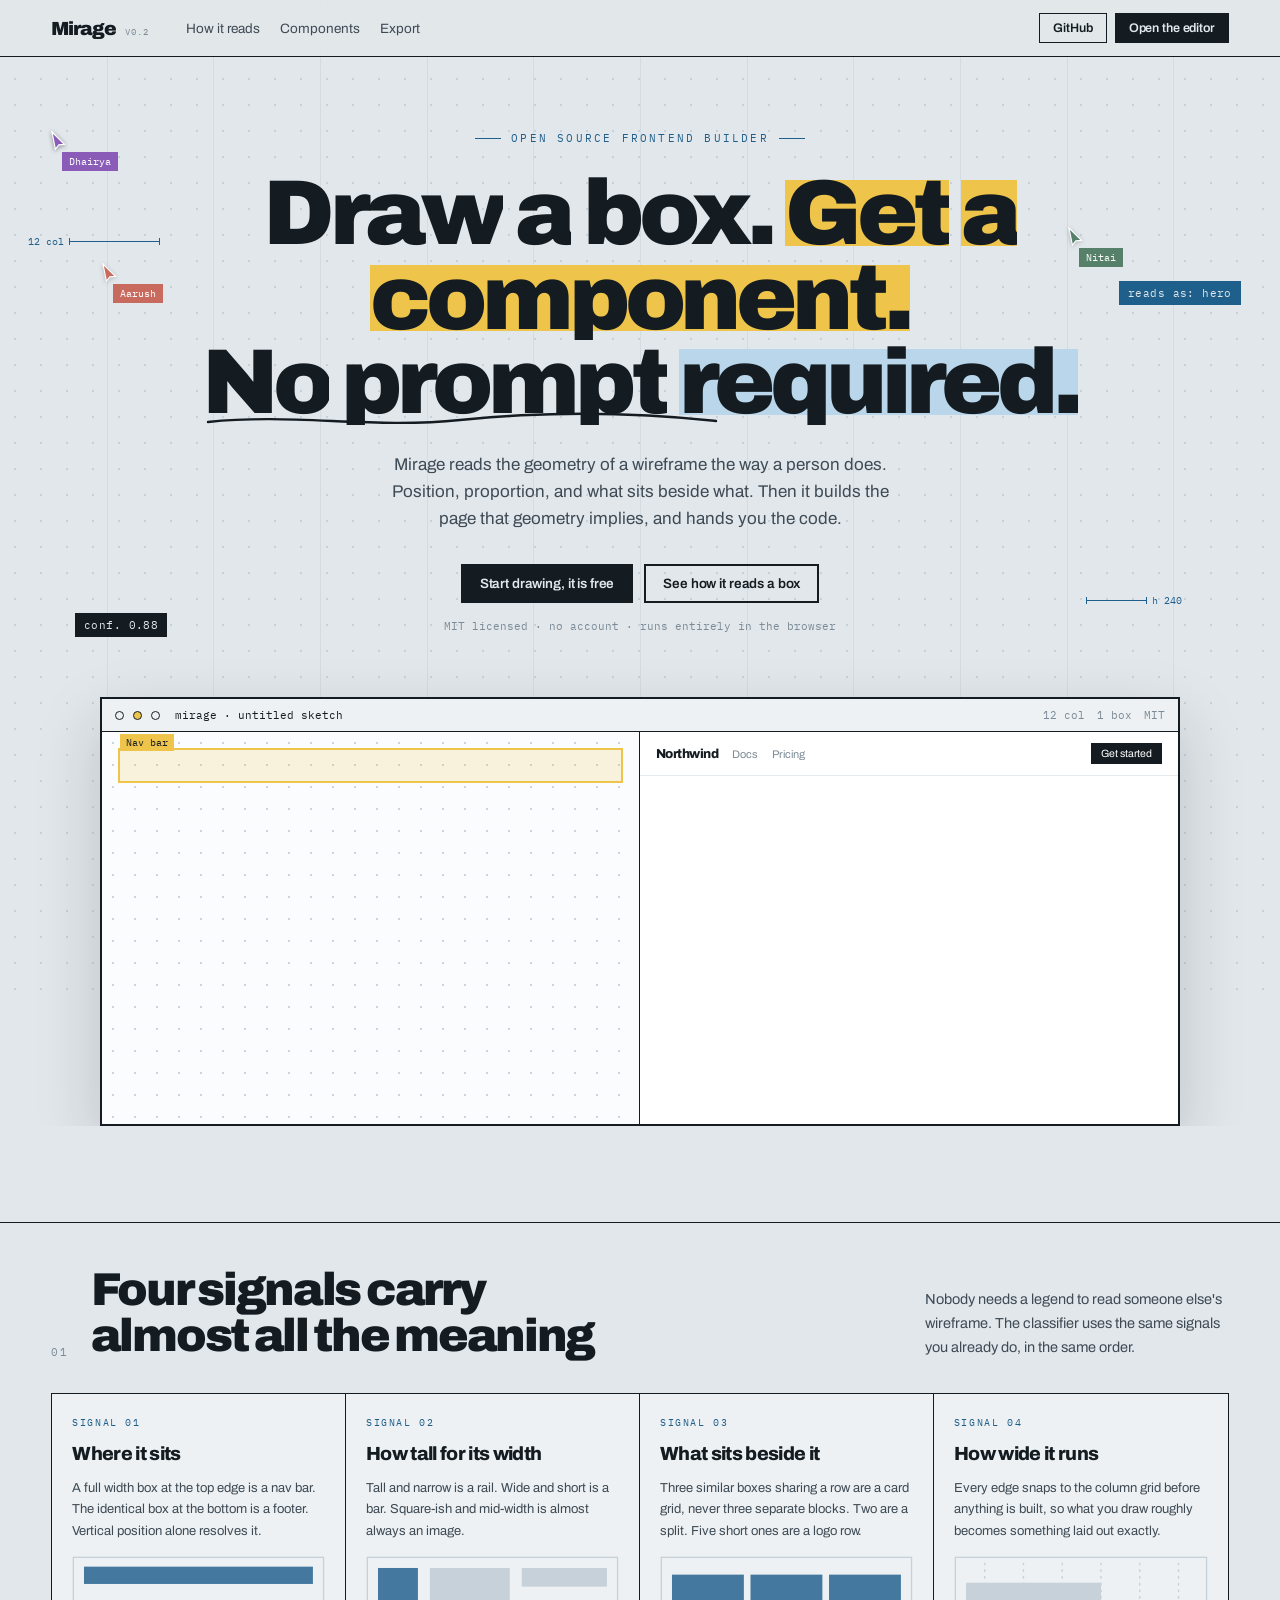
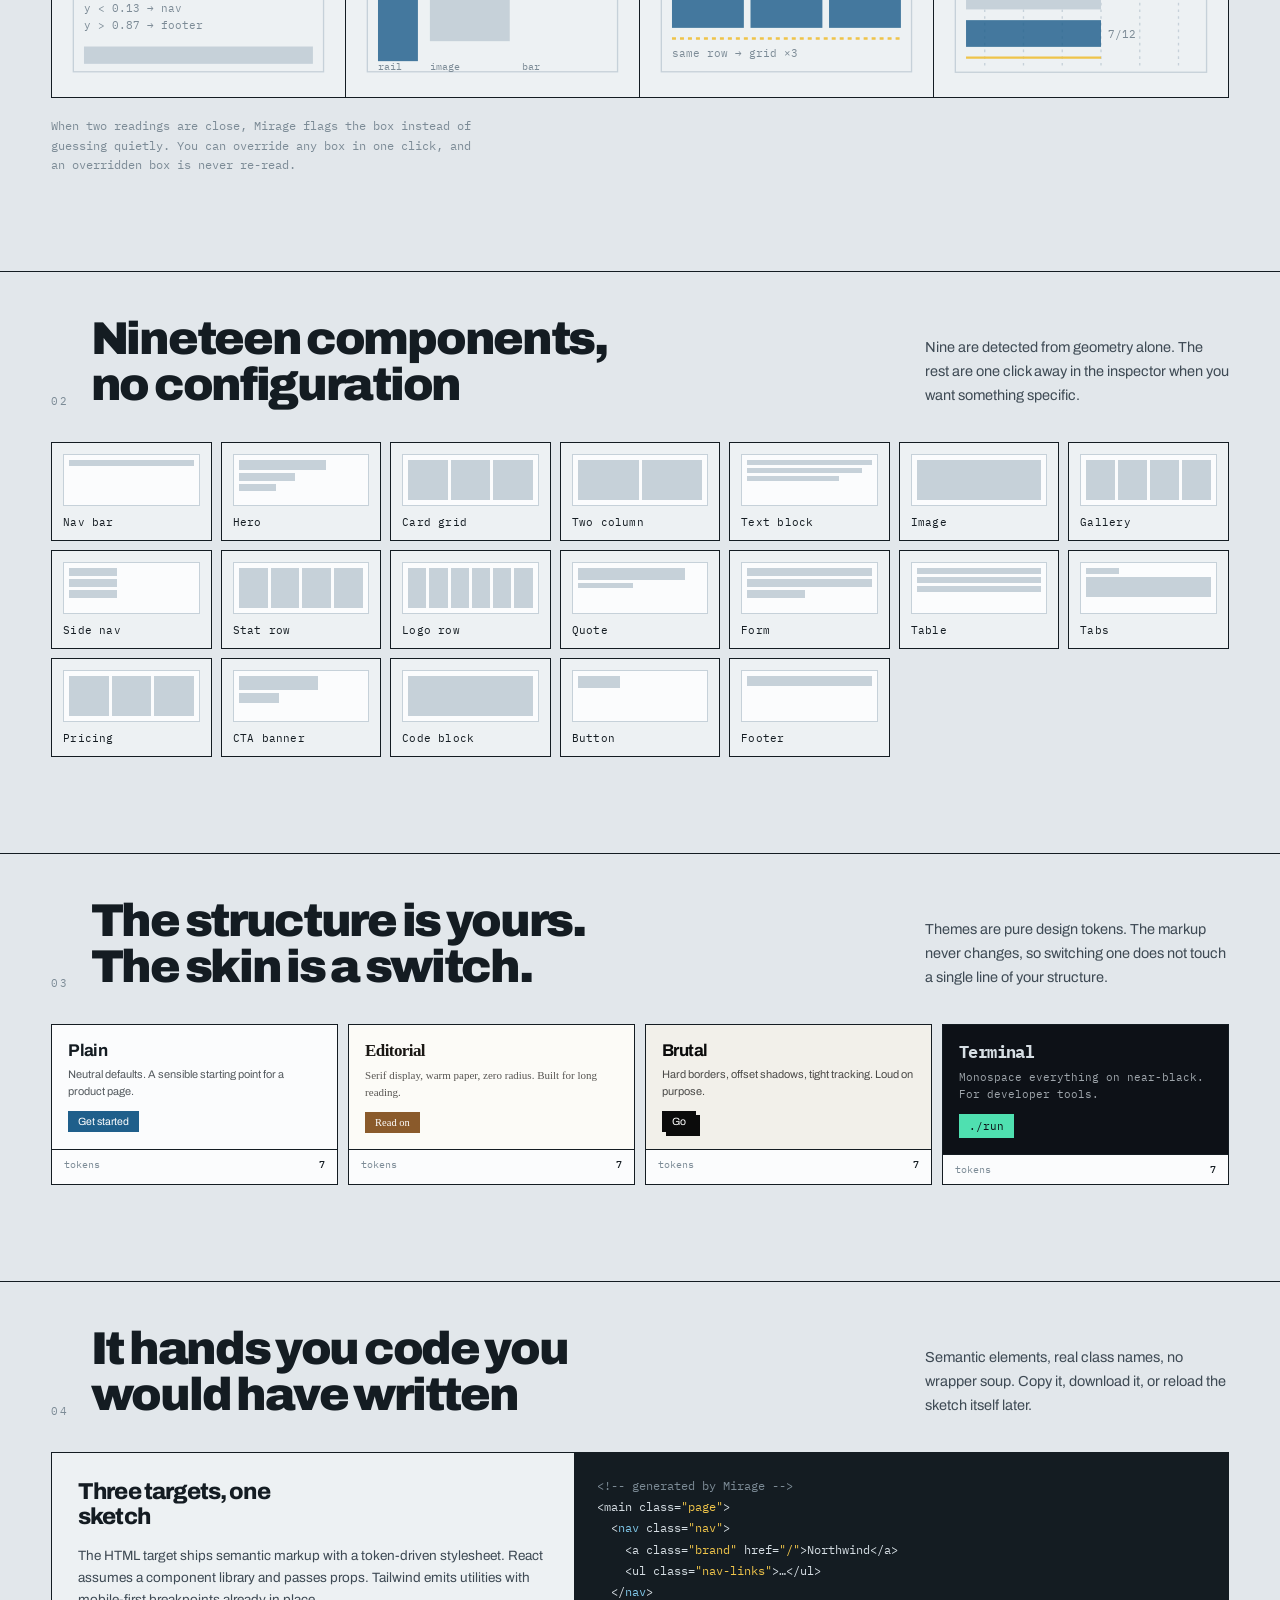
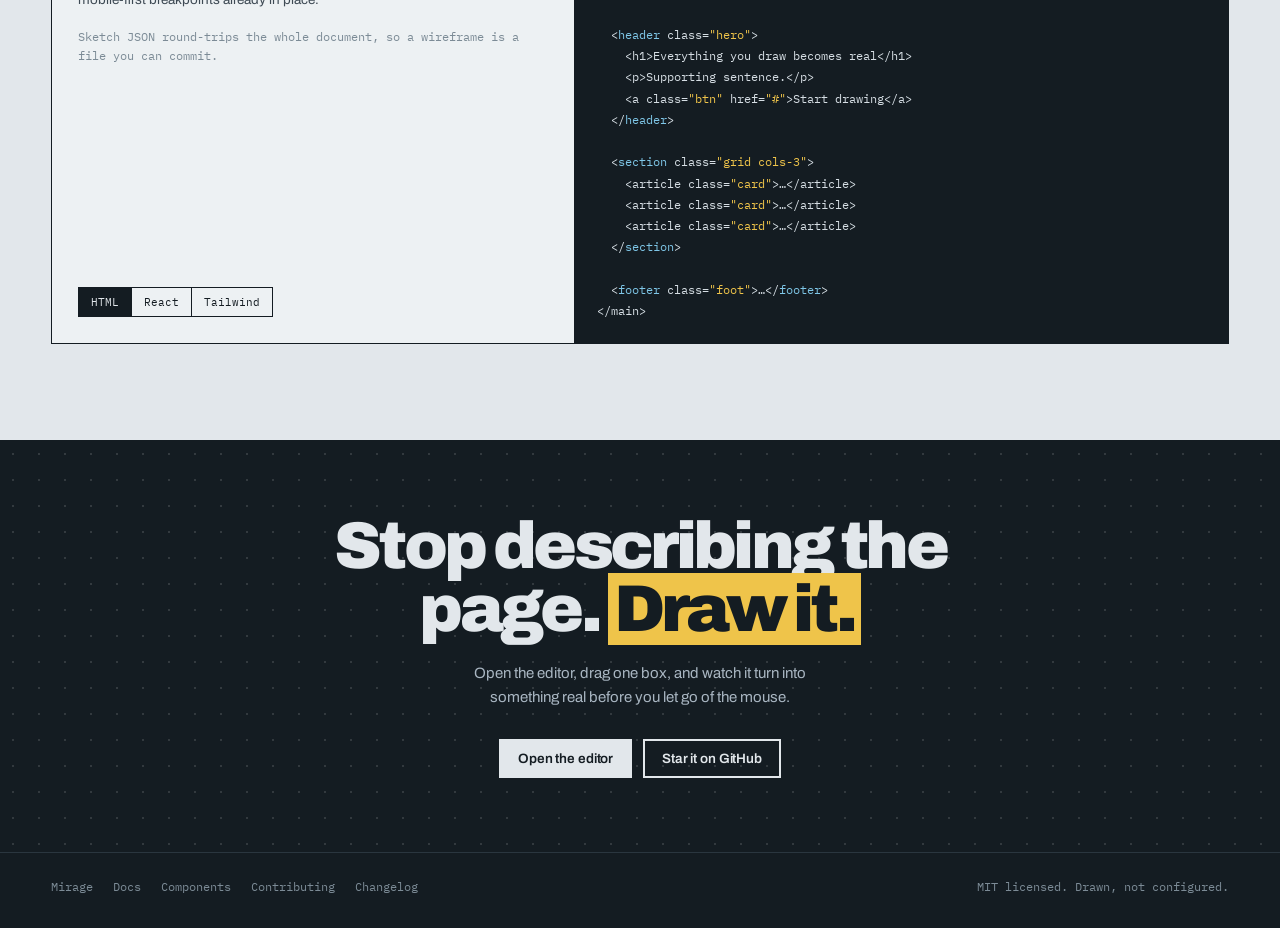
<file: index.html>
<!DOCTYPE html>
<html lang="en">
<head>
<meta charset="utf-8">
<meta name="viewport" content="width=device-width, initial-scale=1">
<title>Mirage — draw the page, get the code</title>
<meta name="description" content="An open source frontend builder. Sketch a wireframe, Mirage reads the geometry and builds the page it implies.">
<link rel="preconnect" href="https://fonts.googleapis.com">
<link rel="preconnect" href="https://fonts.gstatic.com" crossorigin>
<link href="https://fonts.googleapis.com/css2?family=Archivo:wght@400;500;600;700;800;900&family=IBM+Plex+Mono:wght@400;500&display=swap" rel="stylesheet">
<link rel="stylesheet" href="./css/landing.css?v=4">
</head>
<body>

<div class="dots" id="dots"></div>
<div class="rules" id="vrules"></div>

<!-- ================= nav ================= -->
<nav>
  <div class="wrap in">
    <a class="logo" href="#top"><b>Mirage</b><span>v0.2</span></a>
    <div class="lk">
      <a href="#how">How it reads</a>
      <a href="#library">Components</a>
      <a href="#export">Export</a>
    </div>
    <div class="rt">
      <a class="btn ghost sm" href="https://github.com/Veer1778/Mirage">GitHub</a>
      <a class="btn solid sm" href="/mirage">Open the editor</a>
    </div>
  </div>
</nav>

<!-- ================= hero ================= -->
<section class="hero" id="top">
  <div class="wrap" style="position:relative">

    <div class="kicker"><s></s>Open source frontend builder<s></s></div>

    <h1 class="big" id="h1">
      <span class="w"><i>Draw</i></span>
      <span class="w"><i>a</i></span>
      <span class="w"><i>box.</i></span>
      <span class="w"><i><span class="hl">Get</span></i></span>
      <span class="w"><i><span class="hl">a</span></i></span>
      <span class="w"><i><span class="hl">component.</span></i></span>
      <span style="position:relative;display:inline-block">
        <span class="w"><i>No</i></span>
        <span class="w"><i>prompt</i></span>
        <span class="w"><i><span class="hl b">required.</span></i></span>
        <svg class="uline" viewBox="0 0 520 22" preserveAspectRatio="none" aria-hidden="true">
          <path d="M6 13 C 90 4, 170 20, 258 11 S 430 3, 514 12"/>
        </svg>
      </span>
    </h1>

    <p class="sub">Mirage reads the geometry of a wireframe the way a person does. Position, proportion, and what sits beside what. Then it builds the page that geometry implies, and hands you the code.</p>

    <div class="cta">
      <a class="btn solid" href="/mirage">Start drawing, it is free</a>
      <a class="btn ghost" href="#how">See how it reads a box</a>
    </div>
    <div class="tiny">MIT licensed · no account · runs entirely in the browser</div>

    <!-- annotations -->
    <div class="anno" style="left:-2%;top:104px;animation-delay:1.7s">
      <div class="dim" style="width:132px"><span>12 col</span><s></s></div>
    </div>
    <div class="anno" style="right:-1%;top:150px;animation-delay:1.85s">
      <div class="tagbox b">reads as: hero</div>
    </div>
    <div class="anno" style="left:2%;bottom:-4px;animation-delay:2s">
      <div class="tagbox">conf. 0.88</div>
    </div>
    <div class="anno" style="right:4%;bottom:26px;animation-delay:2.1s">
      <div class="dim" style="width:96px"><s></s><span>h 240</span></div>
    </div>

    <!-- live cursors -->
    <div class="cur" id="c1">
      <svg width="15" height="19" viewBox="0 0 15 19"><path d="M1 1l12.4 12.4-5.6.5L4.4 18 1 1z" fill="#C96A5E" stroke="#fff" stroke-width="1.1"/></svg>
      <span class="nm" style="background:#C96A5E">Aarush</span>
    </div>
    <div class="cur" id="c2">
      <svg width="15" height="19" viewBox="0 0 15 19"><path d="M1 1l12.4 12.4-5.6.5L4.4 18 1 1z" fill="#57806A" stroke="#fff" stroke-width="1.1"/></svg>
      <span class="nm" style="background:#57806A">Nitai</span>
    </div>
    <div class="cur" id="c3">
      <svg width="15" height="19" viewBox="0 0 15 19"><path d="M1 1l12.4 12.4-5.6.5L4.4 18 1 1z" fill="#1F5F8B" stroke="#fff" stroke-width="1.1"/></svg>
      <span class="nm" style="background:#1F5F8B">Veer</span>
    </div>
    <div class="cur" id="c4">
      <svg width="15" height="19" viewBox="0 0 15 19"><path d="M1 1l12.4 12.4-5.6.5L4.4 18 1 1z" fill="#8A5CB8" stroke="#fff" stroke-width="1.1"/></svg>
      <span class="nm" style="background:#8A5CB8">Dhairya</span>
    </div>
  </div>

  <!-- app window -->
  <div class="win" id="win">
    <div class="bar">
      <span class="dot"></span><span class="dot"></span><span class="dot"></span>
      <span class="nmn">mirage · untitled sketch</span>
      <span class="rt"><span>12 col</span><span id="wStat">4 boxes</span><span>MIT</span></span>
    </div>
    <div class="body">
      <div class="lft" id="demoL"></div>
      <div class="rgt"><div class="pv" id="demoR"></div></div>
    </div>
  </div>
</section>

<!-- ================= how it reads ================= -->
<section class="band" id="how">
  <div class="wrap">
    <div class="head rv">
      <span class="no">01</span>
      <h2>Four signals carry almost all the meaning</h2>
      <p>Nobody needs a legend to read someone else's wireframe. The classifier uses the same signals you already do, in the same order.</p>
    </div>

    <div class="rules4 rv">
      <div class="rule">
        <span class="k">Signal 01</span>
        <h3>Where it sits</h3>
        <p>A full width box at the top edge is a nav bar. The identical box at the bottom is a footer. Vertical position alone resolves it.</p>
        <svg viewBox="0 0 190 88" width="100%">
          <rect x="1" y="1" width="188" height="86" fill="none" stroke="#C6D1D9"/>
          <rect x="9" y="8" width="172" height="13" fill="#1F5F8B" opacity=".82"/>
          <rect x="9" y="68" width="172" height="13" fill="#C6D1D9"/>
          <text x="9" y="42" font-family="IBM Plex Mono" font-size="8" fill="#7C8B96">y &lt; 0.13 → nav</text>
          <text x="9" y="55" font-family="IBM Plex Mono" font-size="8" fill="#7C8B96">y &gt; 0.87 → footer</text>
        </svg>
      </div>
      <div class="rule">
        <span class="k">Signal 02</span>
        <h3>How tall for its width</h3>
        <p>Tall and narrow is a rail. Wide and short is a bar. Square-ish and mid-width is almost always an image.</p>
        <svg viewBox="0 0 190 88" width="100%">
          <rect x="1" y="1" width="188" height="86" fill="none" stroke="#C6D1D9"/>
          <rect x="9" y="9" width="30" height="70" fill="#1F5F8B" opacity=".82"/>
          <rect x="48" y="9" width="60" height="55" fill="#C6D1D9"/>
          <rect x="117" y="9" width="64" height="14" fill="#C6D1D9"/>
          <text x="9" y="86" font-family="IBM Plex Mono" font-size="7.5" fill="#7C8B96">rail</text>
          <text x="48" y="86" font-family="IBM Plex Mono" font-size="7.5" fill="#7C8B96">image</text>
          <text x="117" y="86" font-family="IBM Plex Mono" font-size="7.5" fill="#7C8B96">bar</text>
        </svg>
      </div>
      <div class="rule">
        <span class="k">Signal 03</span>
        <h3>What sits beside it</h3>
        <p>Three similar boxes sharing a row are a card grid, never three separate blocks. Two are a split. Five short ones are a logo row.</p>
        <svg viewBox="0 0 190 88" width="100%">
          <rect x="1" y="1" width="188" height="86" fill="none" stroke="#C6D1D9"/>
          <rect x="9" y="14" width="54" height="40" fill="#1F5F8B" opacity=".82"/>
          <rect x="68" y="14" width="54" height="40" fill="#1F5F8B" opacity=".82"/>
          <rect x="127" y="14" width="54" height="40" fill="#1F5F8B" opacity=".82"/>
          <path d="M9 62h172" stroke="#EFC44A" stroke-width="2" stroke-dasharray="3 3"/>
          <text x="9" y="76" font-family="IBM Plex Mono" font-size="8" fill="#7C8B96">same row → grid ×3</text>
        </svg>
      </div>
      <div class="rule">
        <span class="k">Signal 04</span>
        <h3>How wide it runs</h3>
        <p>Every edge snaps to the column grid before anything is built, so what you draw roughly becomes something laid out exactly.</p>
        <svg viewBox="0 0 190 88" width="100%">
          <rect x="1" y="1" width="188" height="86" fill="none" stroke="#C6D1D9"/>
          <g stroke="#C6D1D9" stroke-dasharray="2 3">
            <path d="M23 5v78M52 5v78M81 5v78M110 5v78M139 5v78M168 5v78"/>
          </g>
          <rect x="9" y="20" width="101" height="20" fill="#C6D1D9"/>
          <rect x="9" y="48" width="101" height="20" fill="#1F5F8B" opacity=".82"/>
          <path d="M9 76h101" stroke="#EFC44A" stroke-width="1.6"/>
          <text x="115" y="61" font-family="IBM Plex Mono" font-size="8" fill="#7C8B96">7/12</text>
        </svg>
      </div>
    </div>

    <p class="rv" style="margin-top:18px;font-family:var(--f-m);font-size:11.5px;color:var(--stone);line-height:1.7;max-width:62ch">
      When two readings are close, Mirage flags the box instead of guessing quietly. You can override any box in one click, and an overridden box is never re-read.
    </p>
  </div>
</section>

<!-- ================= library ================= -->
<section class="band" id="library">
  <div class="wrap">
    <div class="head rv">
      <span class="no">02</span>
      <h2>Nineteen components, no configuration</h2>
      <p>Nine are detected from geometry alone. The rest are one click away in the inspector when you want something specific.</p>
    </div>
    <div class="libgrid rv" id="libGrid"></div>
  </div>
</section>

<!-- ================= themes ================= -->
<section class="band" id="themes">
  <div class="wrap">
    <div class="head rv">
      <span class="no">03</span>
      <h2>The structure is yours. The skin is a switch.</h2>
      <p>Themes are pure design tokens. The markup never changes, so switching one does not touch a single line of your structure.</p>
    </div>
    <div class="themes rv">
      <div class="th"><div class="top th-a"><h4>Plain</h4><p>Neutral defaults. A sensible starting point for a product page.</p><span class="pill">Get started</span></div><div class="cap">tokens <b>7</b></div></div>
      <div class="th"><div class="top th-b"><h4>Editorial</h4><p>Serif display, warm paper, zero radius. Built for long reading.</p><span class="pill">Read on</span></div><div class="cap">tokens <b>7</b></div></div>
      <div class="th"><div class="top th-c"><h4>Brutal</h4><p>Hard borders, offset shadows, tight tracking. Loud on purpose.</p><span class="pill">Go</span></div><div class="cap">tokens <b>7</b></div></div>
      <div class="th"><div class="top th-d"><h4>Terminal</h4><p>Monospace everything on near-black. For developer tools.</p><span class="pill">./run</span></div><div class="cap">tokens <b>7</b></div></div>
    </div>
  </div>
</section>

<!-- ================= export ================= -->
<section class="band" id="export">
  <div class="wrap">
    <div class="head rv">
      <span class="no">04</span>
      <h2>It hands you code you would have written</h2>
      <p>Semantic elements, real class names, no wrapper soup. Copy it, download it, or reload the sketch itself later.</p>
    </div>
    <div class="exp rv">
      <div class="l">
        <h3>Three targets, one sketch</h3>
        <p>The HTML target ships semantic markup with a token-driven stylesheet. React assumes a component library and passes props. Tailwind emits utilities with mobile-first breakpoints already in place.</p>
        <p style="color:var(--stone);font-family:var(--f-m);font-size:11.5px">Sketch JSON round-trips the whole document, so a wireframe is a file you can commit.</p>
        <div class="tabs" id="tabs">
          <button class="on" data-f="html">HTML</button>
          <button data-f="react">React</button>
          <button data-f="tw">Tailwind</button>
        </div>
      </div>
      <pre id="code"></pre>
    </div>
  </div>
</section>
  
<!-- ================= closing ================= -->
<section class="close">
  <div class="dots2" id="dots2"></div>
  <div class="wrap" style="position:relative">
    <h2>Stop describing the page. <span class="hlw">Draw it.</span></h2>
    <p>Open the editor, drag one box, and watch it turn into something real before you let go of the mouse.</p>
    <div class="cta">
      <a class="btn solid" href="/mirage">Open the editor</a>
      <a class="btn ghost" href="https://github.com/Veer1778/Mirage">Star it on GitHub</a>
    </div>
  </div>
</section>

<footer>
  <div class="wrap in">
    <span>Mirage</span>
    <a href="#how">Docs</a><a href="#library">Components</a><a href="https://github.com/Veer1778/Mirage">Contributing</a><a href="https://github.com/Veer1778/Mirage/commits/main/">Changelog</a>
    <span class="sp">MIT licensed. Drawn, not configured.</span>
  </div>
</footer>


  <script src="./js/landing.js?v=4" defer></script>
</body>
</html>
</file>
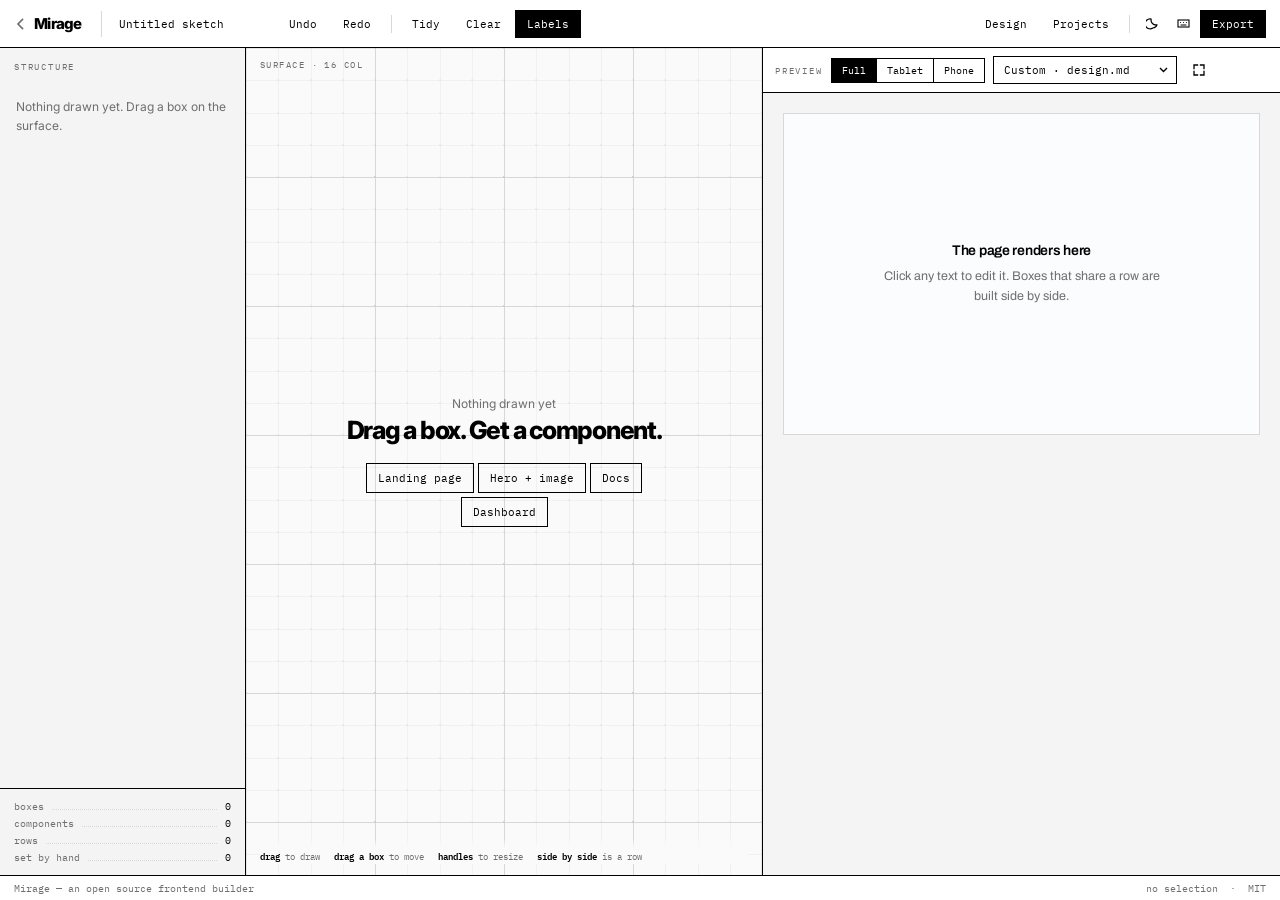
<file: mirage/index.html>
<!DOCTYPE html>
<html lang="en">
<head>
<meta charset="utf-8">
<meta name="viewport" content="width=device-width, initial-scale=1">
<title>Mirage — draw the page</title>
<link rel="preconnect" href="https://fonts.googleapis.com">
<link rel="preconnect" href="https://fonts.gstatic.com" crossorigin>
<link href="https://fonts.googleapis.com/css2?family=Inter:wght@400;500;600;700;800;900&family=IBM+Plex+Mono:wght@400;500&display=swap" rel="stylesheet">
<link href="https://fonts.googleapis.com/css2?family=Archivo:wght@400;500;600;700;800&family=Archivo+Black&family=Bebas+Neue&family=Caveat:wght@400;700&family=Cormorant+Garamond:wght@300;400;600;700&family=DM+Sans:wght@400;500;700&family=EB+Garamond:wght@400;500;600&family=Fraunces:opsz,wght@9..144,400;9..144,600;9..144,900&family=IBM+Plex+Sans:wght@400;500;600;700&family=Instrument+Serif:ital@0;1&family=JetBrains+Mono:wght@400;500;700&family=Kalam:wght@400;700&family=Libre+Baskerville:wght@400;700&family=Lora:wght@400;500;600;700&family=Manrope:wght@400;500;700;800&family=Nunito:wght@400;600;700;900&family=Orbitron:wght@400;700;900&family=Oswald:wght@400;500;600;700&family=Playfair+Display:wght@400;500;700;800;900&family=Poiret+One&family=Roboto:wght@400;500;700;900&family=Sora:wght@400;600;800&family=Source+Serif+4:wght@400;600;700&family=Space+Grotesk:wght@400;500;600;700&family=Space+Mono:wght@400;700&family=Syne:wght@400;600;800&family=VT323&family=Work+Sans:wght@400;500;700;800&display=swap" rel="stylesheet">
<link rel="stylesheet" href="../css/mirage.css?v=5">
<link rel="stylesheet" href="../css/themes.css?v=5">
</head>
<body>
<div id="app">

<header>
  <a class="brand" href="/" title="Back to the homepage">
    <svg width="12" height="12" viewBox="0 0 12 12" fill="none" aria-hidden="true"><path d="M7.5 1.5L3 6l4.5 4.5" stroke="currentColor" stroke-width="1.6" stroke-linecap="square"/></svg>
    <b>Mirage</b>
  </a>

  <div class="pname">
    <span id="projName" contenteditable="true" spellcheck="false">Untitled sketch</span>
    <i id="savedAt"></i>
  </div>

  <div class="grp">
    <button class="btn" id="bUndo" title="Undo">Undo</button>
    <button class="btn" id="bRedo" title="Redo">Redo</button>
    <span class="rule"></span>
    <button class="btn" id="bTidy">Tidy</button>
    <button class="btn" id="bClear">Clear</button>
    <button class="btn on" id="bLabels">Labels</button>
  </div>

  <div class="grp end">
    <button class="btn" id="bDesign">Design</button>
    <button class="btn" id="bProjects">Projects</button>
    <span class="rule"></span>
    <button class="btn ico" id="bDark" title="Dark mode">
      <svg width="13" height="13" viewBox="0 0 13 13" fill="none"><path d="M11 7.8A4.8 4.8 0 015.2 2 5 5 0 106.9 11 5 5 0 0011 7.8z" stroke="currentColor" stroke-width="1.2" stroke-linejoin="round"/></svg>
    </button>
    <button class="btn ico" id="bKeys" title="Shortcuts">
      <svg width="13" height="13" viewBox="0 0 13 13" fill="none"><rect x="1" y="3" width="11" height="7" stroke="currentColor" stroke-width="1.1"/><path d="M3.5 5.5h.01M6.5 5.5h.01M9.5 5.5h.01M4 8h5" stroke="currentColor" stroke-width="1.1" stroke-linecap="round"/></svg>
    </button>
    <button class="btn solid" id="bExport">Export</button>
  </div>
</header>

<main>
  <!-- ===================== rail ===================== -->
  <aside id="rail">
    <div class="pane on" id="paneLayers">
      <div class="lbl">Structure</div>
      <div class="scr" id="layers"><p class="empty">Nothing drawn yet. Drag a box on the surface.</p></div>
    </div>

    <div class="pane" id="paneInsp">
      <div class="lbl" id="inspHead">Box</div>
      <div class="scr">
        <section class="fld">
          <label>Reads as</label>
          <div class="meter">
            <span id="cfLab">auto</span>
            <span class="track"><i id="cfBar"></i></span>
            <span id="cfPct">0%</span>
          </div>
          <div class="chips" id="typeGrid"></div>
        </section>

        <section class="fld">
          <label>Size</label>
          <div class="slider"><span class="k">W</span><input type="range" id="fW" min="1" max="16" step="1"><span class="n" id="fWV">16</span></div>
          <div class="slider"><span class="k">H</span><input type="range" id="fH" min="1" max="24" step="1"><span class="n" id="fHV">4</span></div>
        </section>

        <section class="fld" id="fldAlign">
          <label>Alignment</label>
          <div class="chips three" id="alignGrid"></div>
        </section>

        <section class="fld" id="fldCells" hidden>
          <label>Columns inside</label>
          <div class="slider"><span class="k">N</span><input type="range" id="fCells" min="2" max="6" step="1"><span class="n" id="fCellsV">3</span></div>
        </section>

        <section class="fld" id="fldShape" hidden>
          <label>Shape</label>
          <div class="chips" id="shapeGrid"></div>
        </section>

        <section class="fld" id="fldVar" hidden>
          <label>Button type</label>
          <div class="chips" id="varGrid"></div>
        </section>

        <section class="fld">
          <label>Text</label>
          <p class="note">Every word in the preview is editable. Click it and type.</p>
        </section>
      </div>
      <div class="acts">
        <button id="bAuto">Re-read</button>
        <button id="bDupe">Duplicate</button>
        <button id="bDel" class="warn">Delete</button>
      </div>
    </div>

    <dl class="stats">
      <div><dt>boxes</dt><dd id="stBox">0</dd></div>
      <div><dt>components</dt><dd id="stComp">0</dd></div>
      <div><dt>rows</dt><dd id="stRows">0</dd></div>
      <div><dt>set by hand</dt><dd id="stLock">0</dd></div>
    </dl>
  </aside>

  <!-- ===================== draft ===================== -->
  <section id="draft">
    <div class="ovl tl">Surface · <span id="ovCols">16</span> col</div>
    <div id="scroll"><canvas id="sk"></canvas></div>
    <div class="ovl bl">
      <span><b>drag</b> to draw</span><span><b>drag a box</b> to move</span>
      <span><b>handles</b> to resize</span><span><b>side by side</b> is a row</span>
    </div>
    <div class="blank" id="blank">
      <p class="s">Nothing drawn yet</p>
      <p class="b">Drag a box. Get a component.</p>
      <div class="presets">
        <button data-preset="landing">Landing page</button>
        <button data-preset="split">Hero + image</button>
        <button data-preset="docs">Docs</button>
        <button data-preset="dash">Dashboard</button>
      </div>
    </div>
  </section>

  <!-- ===================== preview ===================== -->
  <section id="out">
    <div class="obar">
      <span class="lbl">Preview</span>
      <div class="seg" id="segDev">
        <button data-w="0" class="on">Full</button><button data-w="768">Tablet</button><button data-w="390">Phone</button>
      </div>
      <div class="sel">
        <select id="themeSel" aria-label="Design style">
          <optgroup label="This project">
            <option value="__custom">Custom · design.md</option>
          </optgroup>
          <optgroup label="House">
            <option value="">Plain</option><option value="editorial">Editorial</option>
            <option value="brutal">Brutal</option><option value="soft">Soft</option>
            <option value="terminal">Terminal</option>
          </optgroup>
          <optgroup label="Editorial · serif">
            <option value="monochrome">Monochrome</option><option value="newsprint">Newsprint</option>
            <option value="luxury">Luxury</option><option value="academia">Academia</option>
            <option value="botanical">Botanical</option><option value="organic">Organic</option>
          </optgroup>
          <optgroup label="Product · sans">
            <option value="saas">SaaS</option><option value="swiss-minimalist">Swiss Minimalist</option>
            <option value="flat-design">Flat Design</option><option value="material-design">Material Design</option>
            <option value="professional">Professional</option><option value="enterprise">Enterprise</option>
          </optgroup>
          <optgroup label="Expressive">
            <option value="bauhaus">Bauhaus</option><option value="neo-brutalism">Neo Brutalism</option>
            <option value="playful-geometric">Playful Geometric</option><option value="claymorphism">Claymorphism</option>
            <option value="neumorphism">Neumorphism</option><option value="maximalism">Maximalism</option>
            <option value="sketch">Sketch</option><option value="industrial">Industrial</option>
            <option value="retro">Retro</option>
          </optgroup>
          <optgroup label="Dark">
            <option value="modern-dark">Modern Dark</option><option value="minimal-dark">Minimal Dark</option>
            <option value="bold-typography">Bold Typography</option><option value="kinetic">Kinetic</option>
            <option value="web3">Web3</option><option value="art-deco">Art Deco</option>
            <option value="vaporwave">Vaporwave</option><option value="terminal-dp">Terminal (green)</option>
            <option value="cyberpunk">Cyberpunk</option>
          </optgroup>
        </select>
        <svg width="9" height="6" viewBox="0 0 9 6" fill="none"><path d="M1 1l3.5 3.5L8 1" stroke="currentColor" stroke-width="1.4"/></svg>
      </div>
      <button class="btn ico" id="bFull" title="Expand preview">
        <svg width="12" height="12" viewBox="0 0 12 12" fill="none"><path d="M4.5 1H1v3.5M7.5 11H11V7.5M11 4.5V1H7.5M1 7.5V11h3.5" stroke="currentColor" stroke-width="1.3" stroke-linecap="square"/></svg>
      </button>
    </div>
    <div id="frame"><div id="sheet"><div class="void">
      <p class="t1">The page renders here</p>
      <p class="t2">Click any text to edit it. Boxes that share a row are built side by side.</p>
    </div></div></div>
  </section>
</main>

<footer>
  <span>Mirage — an open source frontend builder</span>
  <span class="sp"></span>
  <span id="ftSel">no selection</span><span>·</span><span>MIT</span>
</footer>
</div>

<!-- ===================== export ===================== -->
<div class="modal" id="mExport"><div class="box wide">
  <header>
    <h2>Export</h2>
    <div class="seg" id="segFmt">
      <button data-f="html" class="on">HTML</button><button data-f="react">React</button>
      <button data-f="tw">Tailwind</button><button data-f="design">design.md</button>
      <button data-f="json">JSON</button>
    </div>
    <button class="x" id="xExport" aria-label="Close">&times;</button>
  </header>
  <div class="body"><pre id="codeOut"></pre></div>
  <footer><span class="note" id="exNote"></span>
    <button class="btn" id="bCopy">Copy</button>
    <button class="btn solid" id="bDownload">Download</button></footer>
</div></div>

<!-- ===================== projects ===================== -->
<div class="modal" id="mProj"><div class="box">
  <header><h2>Projects</h2>
    <button class="btn" id="bNewProj">New project</button>
    <button class="x" id="xProj" aria-label="Close">&times;</button></header>
  <div class="body"><div id="projList"><p class="empty">Loading…</p></div></div>
  <footer><span class="note" id="storeNote"></span></footer>
</div></div>

<!-- ===================== design system ===================== -->
<div class="modal" id="mDesign"><div class="box wide">
  <header><h2>Design system</h2>
    <span class="tag">design.md</span>
    <button class="x" id="xDesign" aria-label="Close">&times;</button></header>

  <div class="body split">
    <div class="form">
      <section class="fld">
        <label>Palette</label>
        <div class="swatches" id="swatches"></div>
      </section>

      <section class="fld">
        <label>Typography</label>
        <div class="row2">
          <div class="sel full"><select id="dFontD"></select><svg width="9" height="6" viewBox="0 0 9 6" fill="none"><path d="M1 1l3.5 3.5L8 1" stroke="currentColor" stroke-width="1.4"/></svg></div>
          <span class="cap">Display</span>
        </div>
        <div class="row2">
          <div class="sel full"><select id="dFontB"></select><svg width="9" height="6" viewBox="0 0 9 6" fill="none"><path d="M1 1l3.5 3.5L8 1" stroke="currentColor" stroke-width="1.4"/></svg></div>
          <span class="cap">Body</span>
        </div>
        <div class="slider"><span class="k">Weight</span><input type="range" id="dWeight" min="300" max="900" step="100"><span class="n" id="dWeightV">800</span></div>
        <div class="slider"><span class="k">Track</span><input type="range" id="dTrack" min="-60" max="20" step="5"><span class="n" id="dTrackV">-30</span></div>
      </section>

      <section class="fld">
        <label>Shape &amp; space</label>
        <div class="slider"><span class="k">Radius</span><input type="range" id="dRadius" min="0" max="32" step="1"><span class="n" id="dRadiusV">2</span></div>
        <div class="slider"><span class="k">Border</span><input type="range" id="dBorder" min="0" max="4" step="1"><span class="n" id="dBorderV">1</span></div>
        <div class="slider"><span class="k">Pad</span><input type="range" id="dPad" min="14" max="48" step="2"><span class="n" id="dPadV">26</span></div>
        <div class="chips three" id="dShadow"></div>
      </section>
    </div>

    <div class="md">
      <div class="mdhead">design.md</div>
      <pre id="designMd"></pre>
    </div>
  </div>

  <footer>
    <span class="note">Saved with this project. Applies when the style is set to Custom.</span>
    <button class="btn" id="bDesignReset">Reset</button>
    <button class="btn solid" id="bDesignApply">Apply</button>
  </footer>
</div></div>

<!-- ===================== shortcuts ===================== -->
<div class="modal" id="mKeys"><div class="box">
  <header><h2>Shortcuts</h2><button class="x" id="xKeys" aria-label="Close">&times;</button></header>
  <div class="body"><dl class="keys" id="keyList"></dl></div>
</div></div>

<p class="toast" id="toast"></p>
<style id="customTheme"></style>

<script src="../js/mirage.js?v=5" defer></script>
</body>
</html>
</file>
<file: css/landing.css>
:root{
  --paper:#E2E7EB; --paper2:#EDF1F3; --grid:#C6D1D9; --ink:#141C22;
  --blue:#1F5F8B; --mark:#EFC44A; --stone:#7C8B96;
  --rose:#C96A5E; --moss:#57806A; --sheet:#FBFCFD;
  --f-d:"Archivo",system-ui,sans-serif;
  --f-m:"IBM Plex Mono",ui-monospace,Menlo,monospace;
  --edge:1px solid var(--ink);
}
*{box-sizing:border-box;margin:0;padding:0}
html{scroll-behavior:smooth}
body{
  background:var(--paper);color:var(--ink);font-family:var(--f-d);
  -webkit-font-smoothing:antialiased;overflow-x:hidden;
}
a{color:inherit;text-decoration:none}
button{font-family:inherit;color:inherit;background:none;border:none;cursor:pointer}
::selection{background:var(--mark);color:var(--ink)}

/* ============================ drafting grid ============================ */
.dots{
  position:fixed;inset:-10vh -10vw;z-index:0;pointer-events:none;
  background-image:radial-gradient(var(--grid) 1.15px, transparent 1.15px);
  background-size:26px 26px;
  will-change:transform;
}
.rules{position:fixed;inset:0;z-index:0;pointer-events:none;opacity:.5}
.rules i{position:absolute;top:0;bottom:0;width:1px;background:var(--grid)}

/* ============================ shell ============================ */
.wrap{width:min(1180px,92vw);margin:0 auto;position:relative;z-index:2}
section{position:relative;z-index:2}

/* ============================ nav ============================ */
nav{
  position:sticky;top:0;z-index:30;background:rgba(226,231,235,.86);
  backdrop-filter:blur(9px);border-bottom:var(--edge);
}
nav .in{display:flex;align-items:center;gap:22px;height:56px}
.logo{display:flex;align-items:baseline;gap:8px}
.logo b{font-size:19px;font-weight:900;letter-spacing:-.05em}
.logo span{font-family:var(--f-m);font-size:9px;letter-spacing:.14em;text-transform:uppercase;color:var(--stone)}
nav .lk{display:flex;gap:20px;margin-left:14px;font-size:13.5px;color:#3E4A54}
nav .lk a:hover{color:var(--ink)}
nav .rt{margin-left:auto;display:flex;gap:8px;align-items:center}
.btn{
  display:inline-flex;align-items:center;gap:8px;font-size:13.5px;font-weight:600;
  padding:10px 17px;border:2px solid var(--ink);letter-spacing:-.01em;transition:.14s;
}
.btn.solid{background:var(--ink);color:var(--paper)}
.btn.solid:hover{background:var(--blue);border-color:var(--blue)}
.btn.ghost:hover{background:var(--ink);color:var(--paper)}
.btn.sm{padding:7px 13px;font-size:12.5px;border-width:1.5px}
.btn .n{font-family:var(--f-m);font-size:11px;opacity:.65;font-weight:400}
@media (max-width:760px){ nav .lk{display:none} }

/* ============================ hero ============================ */
.hero{padding:74px 0 0;overflow:hidden}
.hero .kicker{
  font-family:var(--f-m);font-size:11px;letter-spacing:.2em;text-transform:uppercase;
  color:var(--blue);display:flex;align-items:center;gap:10px;justify-content:center;margin-bottom:26px;
}
.hero .kicker s{display:block;width:26px;height:1px;background:var(--blue);text-decoration:none}
h1.big{
  font-size:clamp(42px,8.4vw,92px);font-weight:900;line-height:.92;letter-spacing:-.055em;
  text-align:center;max-width:16ch;margin:0 auto;position:relative;
}
/* per word rise */
.w{display:inline-block;overflow:hidden;vertical-align:bottom}
.w>i{display:inline-block;font-style:normal;transform:translateY(108%);
  animation:rise .78s cubic-bezier(.19,1,.22,1) forwards}
@keyframes rise{to{transform:none}}

/* highlighter + rule marks */
.hl{position:relative;display:inline-block;z-index:1}
.hl::before{
  content:"";position:absolute;left:-.09em;right:-.09em;top:.10em;bottom:.10em;z-index:-1;
  background:var(--mark);transform:scaleX(0);transform-origin:left center;
  animation:wipe .58s cubic-bezier(.22,.9,.3,1) forwards;animation-delay:1.05s;
}
.hl.b::before{background:#B9D6EA}
@keyframes wipe{to{transform:scaleX(1)}}
.uline{position:absolute;left:0;right:0;bottom:-6px;height:22px;overflow:visible}
.uline path{
  stroke:var(--ink);stroke-width:2.4;fill:none;stroke-linecap:round;
  stroke-dasharray:520;stroke-dashoffset:520;
  animation:draw 1s ease forwards;animation-delay:1.35s;
}
@keyframes draw{to{stroke-dashoffset:0}}

.sub{
  text-align:center;max-width:52ch;margin:26px auto 0;font-size:17px;line-height:1.6;color:#3E4A54;
  opacity:0;animation:fade .7s ease forwards;animation-delay:1.15s;
}
@keyframes fade{to{opacity:1}}
.cta{
  display:flex;gap:11px;justify-content:center;margin-top:32px;flex-wrap:wrap;
  opacity:0;animation:fade .7s ease forwards;animation-delay:1.35s;
}
.tiny{
  text-align:center;margin-top:16px;font-family:var(--f-m);font-size:11px;color:var(--stone);
  opacity:0;animation:fade .7s ease forwards;animation-delay:1.55s;
}

/* ---- annotations floating in the hero ---- */
.anno{position:absolute;pointer-events:none;opacity:0;animation:pop .5s cubic-bezier(.2,1.2,.4,1) forwards}
@keyframes pop{from{opacity:0;transform:scale(.9) translateY(6px)}to{opacity:1;transform:none}}
.tagbox{
  font-family:var(--f-m);font-size:10.5px;letter-spacing:.04em;
  background:var(--ink);color:var(--paper);padding:5px 9px;white-space:nowrap;
}
.tagbox.b{background:var(--blue)}
.tagbox.r{background:var(--rose)}
.tagbox.m{background:var(--moss)}
.dim{display:flex;align-items:center;gap:5px;font-family:var(--f-m);font-size:10px;color:var(--blue)}
.dim s{flex:1;height:1px;background:var(--blue);text-decoration:none;position:relative}
.dim s::before,.dim s::after{content:"";position:absolute;top:-3px;width:1px;height:7px;background:var(--blue)}
.dim s::before{left:0}.dim s::after{right:0}

/* ---- live cursors ---- */
.cur{position:absolute;z-index:9;pointer-events:none;transition:transform .9s cubic-bezier(.4,.1,.2,1);will-change:transform}
.cur svg{display:block;filter:drop-shadow(0 1px 2px rgba(20,28,34,.25))}
.cur .nm{
  font-family:var(--f-m);font-size:10px;color:#fff;padding:3px 7px;
  margin:2px 0 0 11px;display:inline-block;white-space:nowrap;
}

/* ---- app window ---- */
.win{
  margin:64px auto 0;width:min(1080px,94vw);border:2px solid var(--ink);
  background:var(--sheet);box-shadow:0 24px 60px rgba(20,28,34,.18);
  will-change:transform;
}
.win .bar{
  display:flex;align-items:center;gap:9px;padding:9px 13px;border-bottom:var(--edge);
  background:var(--paper2);font-family:var(--f-m);font-size:10.5px;color:var(--stone);
}
.win .bar .dot{width:9px;height:9px;border:1px solid var(--ink);border-radius:50%}
.win .bar .dot:nth-child(2){background:var(--mark)}
.win .bar .nmn{margin-left:6px;color:var(--ink)}
.win .bar .rt{margin-left:auto;display:flex;gap:12px}
.win .body{display:grid;grid-template-columns:1fr 1fr;min-height:392px}
.win .lft{border-right:var(--edge);position:relative;
  background-image:radial-gradient(#CBD5DC 1px,transparent 1px);background-size:22px 22px}
.win .rgt{background:#fff;overflow:hidden}
@media (max-width:760px){ .win .body{grid-template-columns:1fr} .win .lft{border-right:none;border-bottom:var(--edge);min-height:230px} }

/* sketch boxes inside the window demo */
.sbox{position:absolute;border:1.6px solid var(--ink);background:rgba(31,95,139,.07)}
.sbox.on{border-color:var(--mark);background:rgba(239,196,74,.18);border-width:2.2px}
.sbox .lab{
  position:absolute;top:-16px;left:0;font-family:var(--f-m);font-size:9.5px;
  background:var(--ink);color:var(--paper);padding:2px 6px;white-space:nowrap;
}
.sbox.on .lab{background:var(--mark);color:var(--ink)}
.grow{animation:grow .5s cubic-bezier(.2,.8,.3,1) both;transform-origin:left top}
@keyframes grow{from{transform:scale(.02,.3);opacity:0}to{transform:none;opacity:1}}

/* rendered preview inside the window */
.pv{font-size:12px;color:#141C22}
.pv .p-nav{display:flex;align-items:center;gap:14px;padding:11px 16px;border-bottom:1px solid #E4E9ED}
.pv .p-nav b{font-weight:800;letter-spacing:-.04em;font-size:13px}
.pv .p-nav span{color:#7C8B96;font-size:11px}
.pv .p-nav .g{margin-left:auto;background:#141C22;color:#fff;padding:5px 10px;font-size:10.5px}
.pv .p-hero{padding:30px 16px;border-bottom:1px solid #E4E9ED}
.pv .p-hero h4{font-size:26px;font-weight:900;letter-spacing:-.05em;line-height:1;max-width:12ch}
.pv .p-hero p{margin-top:9px;color:#5A6873;font-size:11.5px;line-height:1.55;max-width:38ch}
.pv .p-hero .b{margin-top:14px;display:inline-block;background:#1F5F8B;color:#fff;padding:8px 14px;font-size:11px}
.pv .p-grid{display:grid;grid-template-columns:repeat(3,1fr);gap:8px;padding:16px}
.pv .p-card{border:1px solid #E4E9ED;padding:11px}
.pv .p-card i{font-family:var(--f-m);font-style:normal;font-size:8.5px;color:#1F5F8B;letter-spacing:.1em;text-transform:uppercase}
.pv .p-card h5{font-size:11.5px;margin:5px 0 4px;letter-spacing:-.02em}
.pv .p-card p{font-size:10px;color:#7C8B96;line-height:1.5}
.pv .p-foot{padding:14px 16px;border-top:1px solid #E4E9ED;font-family:var(--f-m);font-size:10px;color:#7C8B96;display:flex}
.pv .p-foot span:last-child{margin-left:auto}
.pv>*{opacity:0;transform:translateY(8px);animation:pin .42s cubic-bezier(.2,.8,.3,1) forwards}
@keyframes pin{to{opacity:1;transform:none}}

/* ============================ section chrome ============================ */
.band{border-top:var(--edge);margin-top:96px}
.head{display:flex;align-items:flex-end;gap:22px;padding:44px 0 34px;flex-wrap:wrap}
.head .no{font-family:var(--f-m);font-size:11px;color:var(--stone);letter-spacing:.16em;padding-top:9px}
.head h2{font-size:clamp(28px,4.2vw,46px);font-weight:900;letter-spacing:-.05em;line-height:1;max-width:17ch}
.head p{margin-left:auto;max-width:38ch;font-size:14.5px;line-height:1.65;color:#3E4A54}
@media (max-width:760px){ .head p{margin-left:0} }

/* reveal on scroll */
.rv{opacity:0;transform:translateY(22px);transition:opacity .62s ease,transform .62s cubic-bezier(.2,.8,.3,1)}
.rv.in{opacity:1;transform:none}

/* ============================ rules grid ============================ */
.rules4{display:grid;grid-template-columns:repeat(4,1fr);gap:0;border:var(--edge);background:var(--ink)}
.rule{background:var(--paper2);padding:22px 20px 24px;display:flex;flex-direction:column;gap:14px;
  border-right:var(--edge)}
.rule:last-child{border-right:none}
.rule .k{font-family:var(--f-m);font-size:10px;letter-spacing:.16em;text-transform:uppercase;color:var(--blue)}
.rule h3{font-size:19px;font-weight:800;letter-spacing:-.035em}
.rule p{font-size:13px;line-height:1.62;color:#3E4A54}
.rule svg{margin-top:auto}
@media (max-width:900px){ .rules4{grid-template-columns:1fr 1fr} .rule:nth-child(2n){border-right:none}
  .rule:nth-child(-n+2){border-bottom:var(--edge)} }
@media (max-width:520px){ .rules4{grid-template-columns:1fr} .rule{border-right:none;border-bottom:var(--edge)} .rule:last-child{border-bottom:none} }

/* ============================ component library ============================ */
.libgrid{display:grid;grid-template-columns:repeat(auto-fill,minmax(158px,1fr));gap:9px}
.lib{border:var(--edge);background:var(--paper2);padding:11px;transition:.15s}
.lib:hover{background:var(--ink)}
.lib:hover .nm2{color:var(--paper)}
.lib:hover .mini i{background:#5C6B78}
.lib:hover .mini{border-color:#3A4650}
.mini{height:52px;border:1px solid var(--grid);display:flex;flex-direction:column;gap:3px;padding:5px;background:var(--sheet);transition:.15s}
.mini i{display:block;background:var(--grid);transition:.15s}
.nm2{font-family:var(--f-m);font-size:10.5px;margin-top:9px;letter-spacing:.02em;transition:.15s}

/* ============================ themes ============================ */
.themes{display:grid;grid-template-columns:repeat(4,1fr);gap:10px}
.th{border:var(--edge);overflow:hidden;background:var(--sheet)}
.th .top{padding:16px;min-height:124px}
.th .top h4{font-size:17px;letter-spacing:-.035em;margin-bottom:6px}
.th .top p{font-size:11px;line-height:1.55;opacity:.72}
.th .top .pill{display:inline-block;margin-top:11px;padding:5px 10px;font-size:10.5px}
.th .cap{border-top:var(--edge);padding:8px 12px;font-family:var(--f-m);font-size:10px;color:var(--stone);display:flex}
.th .cap b{margin-left:auto;color:var(--ink);font-weight:500}
.th-a{background:#FBFCFD;color:#141C22}.th-a .pill{background:#1F5F8B;color:#fff}
.th-b{background:#FCFBF7;color:#1A1714;font-family:Georgia,serif}.th-b .pill{background:#8A5A2B;color:#fff}
.th-c{background:#F2F0EA;color:#0B0B0B}.th-c .pill{background:#0B0B0B;color:#fff;box-shadow:4px 4px 0 #0B0B0B}
.th-d{background:#0D1117;color:#D6DEE4;font-family:var(--f-m)}.th-d .pill{background:#4FE0B0;color:#0D1117}
@media (max-width:860px){ .themes{grid-template-columns:1fr 1fr} }

/* ============================ export ============================ */
.exp{display:grid;grid-template-columns:1fr 1.25fr;border:var(--edge)}
.exp .l{padding:26px;border-right:var(--edge);display:flex;flex-direction:column;gap:16px;background:var(--paper2)}
.exp .l h3{font-size:23px;font-weight:800;letter-spacing:-.04em;max-width:14ch}
.exp .l p{font-size:13.5px;line-height:1.65;color:#3E4A54}
.tabs{display:flex;border:var(--edge);align-self:flex-start;margin-top:auto}
.tabs button{font-family:var(--f-m);font-size:11px;padding:7px 12px;border-right:var(--edge)}
.tabs button:last-child{border-right:none}
.tabs button.on{background:var(--ink);color:var(--paper)}
.exp pre{background:var(--ink);color:#D6DEE4;padding:22px;font-family:var(--f-m);font-size:11.5px;
  line-height:1.85;overflow:auto;margin:0;min-height:322px;white-space:pre}
.exp pre::-webkit-scrollbar{height:8px;width:8px}.exp pre::-webkit-scrollbar-thumb{background:#2A363F}
.exp pre .c1{color:#7C8B96}.exp pre .c2{color:#EFC44A}.exp pre .c3{color:#7FC7E8}
@media (max-width:860px){ .exp{grid-template-columns:1fr} .exp .l{border-right:none;border-bottom:var(--edge)} }

/* ============================ open source ============================ */
.os{display:grid;grid-template-columns:1.1fr 1fr;gap:0;border:var(--edge)}
.os .a{padding:30px;border-right:var(--edge)}
.os .a h3{font-size:26px;font-weight:900;letter-spacing:-.045em;max-width:15ch;margin-bottom:14px}
.os .a p{font-size:14px;line-height:1.7;color:#3E4A54;max-width:44ch}
.os .a .row{display:flex;gap:9px;margin-top:22px;flex-wrap:wrap}
.os .b{display:grid;grid-template-columns:1fr 1fr;background:var(--ink)}
.os .b .cell{background:var(--paper2);padding:20px;border-right:var(--edge);border-bottom:var(--edge)}
.os .b .cell:nth-child(2n){border-right:none}
.os .b .cell:nth-last-child(-n+2){border-bottom:none}
.os .b .n{font-size:29px;font-weight:900;letter-spacing:-.05em;color:var(--blue)}
.os .b .l{font-family:var(--f-m);font-size:10px;color:var(--stone);margin-top:5px;letter-spacing:.06em}
@media (max-width:860px){ .os{grid-template-columns:1fr} .os .a{border-right:none;border-bottom:var(--edge)} }

.stack{display:flex;flex-wrap:wrap;gap:6px;margin-top:26px}
.stack span{font-family:var(--f-m);font-size:11px;border:1px solid var(--grid);padding:5px 9px;color:#3E4A54}

/* ============================ closing ============================ */
.close{margin-top:96px;border-top:var(--edge);background:var(--ink);color:var(--paper);
  padding:74px 0;text-align:center;position:relative;overflow:hidden}
.close h2{font-size:clamp(32px,6vw,66px);font-weight:900;letter-spacing:-.055em;line-height:.95;max-width:16ch;margin:0 auto}
.close .hlw{background:var(--mark);color:var(--ink);padding:0 .1em}
.close p{margin:20px auto 0;max-width:42ch;color:#A9B6C2;font-size:15px;line-height:1.6}
.close .cta{margin-top:30px;animation:none;opacity:1}
.close .btn{border-color:var(--paper)}
.close .btn.solid{background:var(--paper);color:var(--ink)}
.close .btn.solid:hover{background:var(--mark);border-color:var(--mark)}
.close .btn.ghost:hover{background:var(--paper);color:var(--ink)}
.close .dots2{position:absolute;inset:0;opacity:.13;
  background-image:radial-gradient(#fff 1px,transparent 1px);background-size:26px 26px;will-change:transform}

footer{border-top:1px solid #2A363F;background:var(--ink);color:var(--stone);padding:26px 0 34px}
footer .in{display:flex;gap:20px;align-items:center;font-family:var(--f-m);font-size:11.5px;flex-wrap:wrap}
footer .in a:hover{color:var(--paper)}
footer .sp{margin-left:auto}

@media (prefers-reduced-motion:reduce){
  *,*::before,*::after{animation-duration:.01ms !important;animation-iteration-count:1 !important;
    transition-duration:.01ms !important;scroll-behavior:auto !important}
  .rv{opacity:1;transform:none}
  .w>i{transform:none}
  .hl::before{transform:scaleX(1)}
  .uline path{stroke-dashoffset:0}
}
</file>
<file: css/mirage.css>
/* =====================================================================
   Mirage editor — Swiss chrome
   White, black, one red. Hairlines, no radius, wide-tracked mono labels.
   ===================================================================== */
:root{
  --paper:#FFFFFF; --panel:#F4F4F4; --ink:#000000; --sub:#6E6E6E;
  --line:#000000; --hair:#D8D8D8; --red:#E30613; --field:#FFFFFF;
  --sel:#F0F0F0;
  --sk-bg:#FAFAFA; --sk-g1:#D0D0D0; --sk-g2:#E8E8E8; --sk-ink:#000000;
  --f:"Inter","Helvetica Neue",Helvetica,Arial,sans-serif;
  --m:"IBM Plex Mono",ui-monospace,Menlo,monospace;
}
body.dark{
  --paper:#0C0C0C; --panel:#141414; --ink:#F2F2F2; --sub:#8A8A8A;
  --line:#2E2E2E; --hair:#2A2A2A; --red:#FF3B30; --field:#111111;
  --sel:#1C1C1C;
  --sk-bg:#0A0A0A; --sk-g1:#2C2C2C; --sk-g2:#1C1C1C; --sk-ink:#D8D8D8;
}
*{box-sizing:border-box;margin:0;padding:0}
html,body{height:100%;overflow:hidden}
body{background:var(--paper);color:var(--ink);font-family:var(--f);font-size:13px;
  -webkit-font-smoothing:antialiased;transition:background .18s,color .18s}
button,input,select,textarea{font:inherit;color:inherit}
button{background:none;border:none;cursor:pointer}
::selection{background:var(--ink);color:var(--paper)}
#app{display:grid;grid-template-rows:auto 1fr auto;height:100vh}

/* ---------------- shared atoms ---------------- */
.lbl{font-family:var(--m);font-size:9px;letter-spacing:.2em;text-transform:uppercase;color:var(--sub)}
.note{font-size:11px;color:var(--sub);line-height:1.55}
.empty{padding:16px;font-size:12px;color:var(--sub);line-height:1.6}
.tag{font-family:var(--m);font-size:9px;letter-spacing:.16em;text-transform:uppercase;
  color:var(--sub);border:1px solid var(--hair);padding:2px 6px}

.btn{font-family:var(--m);font-size:11px;padding:6px 11px;border:1px solid transparent;
  white-space:nowrap;display:inline-flex;align-items:center;gap:6px;transition:.12s}
.btn:hover{background:var(--sel)}
.btn.on{background:var(--ink);color:var(--paper)}
.btn.solid{background:var(--ink);color:var(--paper);border-color:var(--ink)}
.btn.solid:hover{background:var(--red);border-color:var(--red)}
.btn.ai{border-color:var(--hair)}
.btn.ai:hover{border-color:var(--red);color:var(--red);background:transparent}
.btn.ico{padding:6px 7px}
.btn.tiny{font-size:10px;padding:4px 8px;border-color:var(--hair)}
.btn[disabled]{opacity:.28;pointer-events:none}
.rule{width:1px;height:18px;background:var(--hair);margin:0 6px}

.seg{display:flex;border:1px solid var(--line)}
.seg button{font-family:var(--m);font-size:10px;padding:5px 10px;border-right:1px solid var(--line)}
.seg button:last-child{border-right:none}
.seg button.on{background:var(--ink);color:var(--paper)}

/* select, styled off the native control */
.sel{position:relative;display:flex;align-items:center}
.sel select{appearance:none;-webkit-appearance:none;font-family:var(--m);font-size:11px;
  padding:6px 26px 6px 10px;border:1px solid var(--line);background:var(--paper);color:var(--ink);
  cursor:pointer;outline:none;max-width:184px}
.sel.full{width:100%}
.sel.full select{width:100%;max-width:none}
.sel select:hover{background:var(--sel)}
.sel select:focus{border-color:var(--red)}
.sel > svg{position:absolute;right:9px;pointer-events:none;color:var(--ink)}
.sel optgroup{font-family:var(--f);font-weight:700;color:var(--sub);background:var(--paper)}
.sel option{font-family:var(--f);font-weight:400;color:var(--ink);background:var(--paper)}

/* range, fully custom so it stops looking like a browser widget */
input[type=range]{appearance:none;-webkit-appearance:none;background:none;height:14px;
  flex:1;min-width:0;cursor:pointer;outline:none}
input[type=range]::-webkit-slider-runnable-track{height:1px;background:var(--ink)}
input[type=range]::-moz-range-track{height:1px;background:var(--ink)}
input[type=range]::-webkit-slider-thumb{appearance:none;-webkit-appearance:none;width:9px;height:9px;
  background:var(--paper);border:1px solid var(--ink);margin-top:-4px;transition:.12s}
input[type=range]::-moz-range-thumb{width:9px;height:9px;background:var(--paper);
  border:1px solid var(--ink);border-radius:0}
input[type=range]:hover::-webkit-slider-thumb{background:var(--red);border-color:var(--red)}
input[type=range]:focus::-webkit-slider-thumb{background:var(--red);border-color:var(--red)}

.text{width:100%;border:1px solid var(--hair);background:var(--field);padding:9px 10px;
  font-size:12.5px;line-height:1.55;outline:none;resize:vertical;transition:border-color .12s}
.text::placeholder{color:var(--sub)}
.text:focus{border-color:var(--ink)}

.slider{display:flex;align-items:center;gap:10px;margin-bottom:7px}
.slider .k{font-family:var(--m);font-size:9px;letter-spacing:.1em;text-transform:uppercase;
  color:var(--sub);width:38px;flex:none}
.slider .n{font-family:var(--m);font-size:11px;width:32px;text-align:right;flex:none}

.chips{display:grid;grid-template-columns:1fr 1fr;gap:2px}
.chips.three{grid-template-columns:1fr 1fr 1fr}
.chips button{font-family:var(--m);font-size:10px;padding:6px 7px;border:1px solid var(--hair);
  text-align:left;transition:.1s;background:var(--paper)}
.chips button:hover{border-color:var(--ink)}
.chips button.on{background:var(--ink);color:var(--paper);border-color:var(--ink)}
.chips.three button{text-align:center}

/* ---------------- header ---------------- */
header{display:flex;align-items:center;gap:10px;padding:0 14px;height:48px;
  border-bottom:1px solid var(--line);background:var(--paper);z-index:6}
.brand{display:flex;align-items:center;gap:7px;text-decoration:none;color:inherit;
  padding:5px 8px 5px 5px;margin-left:-5px;border:1px solid transparent;transition:.12s}
.brand:hover{border-color:var(--line)}
.brand svg{color:var(--sub)}
.brand:hover svg{color:var(--red)}
.brand b{font-size:15px;font-weight:800;letter-spacing:-.05em}
.pname{display:flex;align-items:center;gap:8px;font-family:var(--m);font-size:11px;
  padding-left:8px;border-left:1px solid var(--hair)}
.pname #projName{padding:5px 8px;border:1px solid transparent;outline:none;max-width:180px;
  overflow:hidden;text-overflow:ellipsis;white-space:nowrap;transition:.12s}
.pname #projName:hover{border-color:var(--hair)}
.pname #projName:focus{border-color:var(--ink);background:var(--field)}
.pname i{font-style:normal;font-size:9px;letter-spacing:.14em;text-transform:uppercase;
  color:var(--red);min-width:26px}
.grp{display:flex;align-items:center;gap:2px}
.grp.end{margin-left:auto}

main{display:grid;grid-template-columns:246px 1fr 1fr;min-height:0}

/* ---------------- rail ---------------- */
#rail{border-right:1px solid var(--line);display:flex;flex-direction:column;min-height:0;
  background:var(--panel)}
#rail > .lbl{padding:13px 14px 9px}
.scr{overflow-y:auto;flex:1;min-height:0}
.scr::-webkit-scrollbar{width:8px}
.scr::-webkit-scrollbar-thumb{background:var(--hair)}
.pane{display:none;flex-direction:column;min-height:0;flex:1}
.pane.on{display:flex}
.pane > .lbl{padding:13px 14px 9px}

.lay{display:flex;align-items:center;gap:8px;padding:8px 14px;cursor:pointer;font-size:12px;
  border-left:2px solid transparent}
.lay:hover{background:var(--sel)}
.lay.on{background:var(--ink);color:var(--paper);border-left-color:var(--red)}
.lay .ix{font-family:var(--m);font-size:9px;color:var(--sub);width:15px}
.lay.on .ix{color:var(--red)}
.lay .nm{flex:1;overflow:hidden;text-overflow:ellipsis;white-space:nowrap;letter-spacing:-.01em}
.lay .sp{font-family:var(--m);font-size:9.5px;opacity:.55}
.lay .lk{font-family:var(--m);font-size:8px;letter-spacing:.1em;border:1px solid currentColor;
  padding:0 3px;color:var(--red)}
.rowsep{display:flex;align-items:center;gap:8px;padding:11px 14px 5px;
  font-family:var(--m);font-size:9px;letter-spacing:.16em;color:var(--sub)}
.rowsep s{flex:1;height:1px;background:var(--hair);text-decoration:none}

.fld{padding:13px 14px;border-bottom:1px solid var(--hair)}
.fld > label{display:block;font-family:var(--m);font-size:9px;letter-spacing:.2em;
  text-transform:uppercase;color:var(--sub);margin-bottom:9px}
.meter{display:flex;align-items:center;gap:9px;font-family:var(--m);font-size:10px;
  color:var(--sub);margin-bottom:10px}
.meter .track{flex:1;height:2px;background:var(--hair);position:relative}
.meter .track i{position:absolute;top:0;bottom:0;left:0;background:var(--ink);transition:width .2s}
.meter .track i.low{background:var(--red)}

.acts{display:flex;gap:2px;padding:12px 14px;border-top:1px solid var(--hair)}
.acts button{flex:1;font-family:var(--m);font-size:10px;padding:7px 4px;border:1px solid var(--line)}
.acts button:hover{background:var(--ink);color:var(--paper)}
.acts button.warn{border-color:var(--red);color:var(--red)}
.acts button.warn:hover{background:var(--red);border-color:var(--red);color:#fff}

.stats{border-top:1px solid var(--line);padding:11px 14px;font-family:var(--m);font-size:10px;
  color:var(--sub);display:flex;flex-direction:column;gap:4px}
.stats div{display:flex;align-items:baseline;gap:8px}
.stats div::after{content:"";flex:1;border-bottom:1px dotted var(--hair);order:1}
.stats dt{order:0}
.stats dd{order:2;color:var(--ink)}

/* ---------------- draft ---------------- */
#draft{position:relative;border-right:1px solid var(--line);overflow:hidden;background:var(--sk-bg)}
#scroll{position:absolute;inset:0;overflow-y:auto;overflow-x:hidden}
#scroll::-webkit-scrollbar{width:10px}
#scroll::-webkit-scrollbar-thumb{background:var(--hair);border:3px solid var(--sk-bg)}
#sk{display:block;width:100%;touch-action:none;cursor:crosshair}
.ovl{position:absolute;font-family:var(--m);font-size:9px;color:var(--sub);pointer-events:none;
  letter-spacing:.16em;text-transform:uppercase;z-index:3}
.ovl.tl{left:14px;top:11px}
.ovl.bl{left:14px;bottom:11px;right:14px;text-transform:none;letter-spacing:0;display:flex;
  gap:14px;flex-wrap:wrap;background:linear-gradient(to top,var(--sk-bg) 60%,transparent);padding-top:10px}
.ovl.bl b{color:var(--ink);font-weight:600}
.blank{position:absolute;inset:0;display:flex;flex-direction:column;align-items:center;
  justify-content:center;text-align:center;padding:20px;transition:opacity .22s;
  pointer-events:none;z-index:2}
.blank.gone{opacity:0;pointer-events:none}
.blank.gone .ps{pointer-events:none}
.blank .s{font-size:12px;color:var(--sub)}
.blank .b{font-size:25px;font-weight:800;letter-spacing:-.05em;margin:4px 0 18px}
.presets{display:flex;gap:4px;flex-wrap:wrap;justify-content:center;max-width:360px;pointer-events:auto}
.presets button{font-family:var(--m);font-size:10.5px;padding:7px 11px;border:1px solid var(--line)}
.presets button:hover{background:var(--ink);color:var(--paper)}

/* ---------------- preview ---------------- */
#out{overflow:auto;background:var(--panel);display:flex;flex-direction:column}
#out::-webkit-scrollbar{width:10px}
#out::-webkit-scrollbar-thumb{background:var(--hair)}
#out.full{position:fixed;inset:0;z-index:60;background:var(--panel)}
.obar{position:sticky;top:0;z-index:3;display:flex;align-items:center;gap:8px;padding:8px 12px;
  background:var(--paper);border-bottom:1px solid var(--line);flex-wrap:wrap}
#frame{padding:20px;display:flex;justify-content:center;flex:1;align-items:flex-start}
#sheet{background:var(--c-bg);width:100%;transition:max-width .3s;overflow:hidden;
  color:var(--c-fg);font-family:var(--c-fb);border:1px solid var(--hair);
  container-type:inline-size;container-name:page}
.void{display:flex;flex-direction:column;align-items:center;justify-content:center;
  min-height:320px;gap:8px;text-align:center;padding:34px;color:#6E6E6E}
.void .t1{font-size:14px;font-weight:600;color:#000;letter-spacing:-.02em}
.void .t2{font-size:12.5px;max-width:280px;line-height:1.6}

/* ---------------- modals ---------------- */
.modal{position:fixed;inset:0;z-index:70;display:none;align-items:center;justify-content:center;
  background:rgba(0,0,0,.5);padding:24px}
.modal.on{display:flex}
.modal .box{background:var(--paper);border:1px solid var(--line);width:min(600px,100%);
  max-height:86vh;display:flex;flex-direction:column}
.modal .box.wide{width:min(900px,100%)}
.modal header{display:flex;align-items:center;gap:10px;padding:13px 16px;
  border-bottom:1px solid var(--line);height:auto;flex-wrap:wrap}
.modal header h2{font-size:13px;font-weight:700;letter-spacing:-.02em}
.modal .x{margin-left:auto;font-size:19px;line-height:1;padding:0 4px;color:var(--sub)}
.modal .x:hover{color:var(--red)}
.modal .body{overflow:auto;flex:1}
.modal .body.pad{padding:4px 0}
.modal .body pre{background:var(--ink);color:var(--paper);padding:18px;font-family:var(--m);
  font-size:11px;line-height:1.75;white-space:pre;overflow:auto;min-height:240px}
.modal footer{padding:11px 16px;border-top:1px solid var(--line);display:flex;gap:6px;
  align-items:center;flex-wrap:wrap}
.modal footer .note{margin-right:auto}
.modal .body.pad .fld:last-of-type{border-bottom:none}

.keys{padding:16px;display:grid;grid-template-columns:1fr 1fr;gap:9px 24px}
.keys div{display:flex;align-items:center;gap:10px;font-size:12.5px}
.keys dd{margin-left:auto;font-family:var(--m);font-size:10px;border:1px solid var(--hair);padding:2px 6px}

/* projects */
#projList{padding:8px}
.prj{display:flex;align-items:center;gap:12px;padding:11px 12px;border:1px solid var(--hair);
  margin-bottom:5px;transition:.12s}
.prj:hover{border-color:var(--ink)}
.prj.on{border-color:var(--red);box-shadow:inset 2px 0 0 var(--red)}
.prj .pi{flex:1;min-width:0;display:flex;flex-direction:column;gap:3px}
.prj .pi b{font-size:12.5px;font-weight:600;overflow:hidden;text-overflow:ellipsis;white-space:nowrap}
.prj .pi span{font-family:var(--m);font-size:9.5px;color:var(--sub)}
.prj .pa{display:flex;gap:3px;flex:none}
.prj .pa button{font-family:var(--m);font-size:10px;padding:5px 8px;border:1px solid var(--hair)}
.prj .pa button:hover{background:var(--ink);color:var(--paper);border-color:var(--ink)}
.prj .pa button.dg:hover{background:var(--red);border-color:var(--red)}

/* design modal */
.body.split{display:grid;grid-template-columns:1fr 1fr;min-height:0}
.body.split .form{border-right:1px solid var(--line);overflow-y:auto}
.body.split .md{display:flex;flex-direction:column;min-height:0;background:var(--panel)}
.mdhead{display:flex;align-items:center;gap:8px;padding:9px 14px;border-bottom:1px solid var(--hair);
  font-family:var(--m);font-size:9px;letter-spacing:.2em;text-transform:uppercase;color:var(--sub)}
.mdhead .btn{margin-left:auto}
.body.split .md pre{background:transparent;color:var(--ink);font-size:10.5px;line-height:1.7;
  white-space:pre-wrap;min-height:0;padding:14px;overflow:auto}
.swatches{display:grid;grid-template-columns:1fr 1fr;gap:5px}
.sw{display:flex;align-items:center;gap:9px;border:1px solid var(--hair);padding:6px 8px}
.sw:focus-within{border-color:var(--ink)}
.sw input[type=color]{appearance:none;-webkit-appearance:none;width:22px;height:22px;padding:0;
  border:1px solid var(--hair);background:none;cursor:pointer;flex:none}
.sw input[type=color]::-webkit-color-swatch-wrapper{padding:0}
.sw input[type=color]::-webkit-color-swatch{border:none}
.sw label{font-family:var(--m);font-size:9px;letter-spacing:.1em;text-transform:uppercase;
  color:var(--sub);flex:1}
.sw code{font-family:var(--m);font-size:9.5px;color:var(--ink)}
.row2{display:flex;align-items:center;gap:9px;margin-bottom:6px}
.row2 .cap{font-family:var(--m);font-size:9px;letter-spacing:.1em;text-transform:uppercase;
  color:var(--sub);width:52px;flex:none}

footer#app-foot,footer:not(.modal footer){}
#app > footer{height:25px;border-top:1px solid var(--line);display:flex;align-items:center;gap:12px;
  padding:0 14px;font-family:var(--m);font-size:9.5px;color:var(--sub);background:var(--paper)}
#app > footer .sp{margin-left:auto}

.toast{position:fixed;bottom:44px;left:50%;transform:translateX(-50%) translateY(12px);opacity:0;
  background:var(--ink);color:var(--paper);font-family:var(--m);font-size:11px;padding:9px 15px;
  z-index:80;transition:.22s;pointer-events:none}
.toast.on{opacity:1;transform:translateX(-50%)}

/* =====================================================================
   Generated output
   ===================================================================== */
#sheet{--c-bg:#FBFCFD;--c-fg:#141C22;--c-mut:#5A6873;--c-line:#E4E9ED;--c-acc:#1F5F8B;
  --c-r:2px;--c-pad:26px;--c-fd:"Archivo",sans-serif;--c-fb:"Archivo",sans-serif;
  --c-bw:1px;--c-sh:none;--c-tt:-.03em;--c-hw:800}
#sheet.th-editorial{--c-bg:#FCFBF7;--c-fg:#1A1714;--c-mut:#6B635A;--c-line:#E6E1D6;--c-acc:#8A5A2B;
  --c-r:0px;--c-fd:"Instrument Serif",Georgia,serif;--c-tt:-.01em;--c-hw:400}
#sheet.th-brutal{--c-bg:#F2F0EA;--c-fg:#0B0B0B;--c-mut:#3A3A3A;--c-line:#0B0B0B;--c-acc:#0B0B0B;
  --c-r:0px;--c-bw:2px;--c-sh:5px 5px 0 #0B0B0B;--c-tt:-.045em}
#sheet.th-soft{--c-bg:#FAFAFC;--c-fg:#1B1E2B;--c-mut:#6E7488;--c-line:#EBECF2;--c-acc:#5B5BD6;
  --c-r:12px;--c-pad:30px;--c-sh:0 2px 10px rgba(27,30,43,.07);--c-tt:-.03em}
#sheet.th-terminal{--c-bg:#0D1117;--c-fg:#D6DEE4;--c-mut:#7C8B96;--c-line:#1E262E;--c-acc:#4FE0B0;
  --c-r:0px;--c-fd:"IBM Plex Mono",monospace;--c-fb:"IBM Plex Mono",monospace;--c-tt:-.01em;--c-hw:500}

.cx{animation:cin .28s cubic-bezier(.2,.8,.3,1) both}
@keyframes cin{from{opacity:0;transform:translateY(5px)}to{opacity:1;transform:none}}

.c-row{display:grid;align-items:stretch;border-bottom:var(--c-bw) solid var(--c-line)}
.c-row>*{border-bottom:none;min-width:0}
.c-row>*+*{border-left:var(--c-bw) solid var(--c-line)}

/* alignment, applied by the al- classes */
.al-center{text-align:center}
.al-center .bs,.al-center .bgroup,.al-center .ln{justify-content:center}
.al-center h1,.al-center h3,.al-center p,.al-center blockquote{margin-left:auto;margin-right:auto}
.al-end{text-align:right}
.al-end .bs,.al-end .bgroup,.al-end .ln{justify-content:flex-end}
.al-end h1,.al-end h3,.al-end p,.al-end blockquote{margin-left:auto;margin-right:0}
.al-center.c-side,.al-end.c-side{justify-items:stretch}
.al-center.c-side .it{text-align:center}
.al-end.c-side .it{text-align:right;border-left:none;border-right:2px solid var(--c-line)}
.al-end.c-side .it.a{border-right-color:var(--c-acc)}
.al-center.c-side .it{border-left:none;border-bottom:2px solid var(--c-line)}
.al-center.c-side .it.a{border-bottom-color:var(--c-acc)}
.al-center.c-btn,.al-center.c-logos{display:flex;justify-content:center}
.al-end.c-btn,.al-end.c-logos{display:flex;justify-content:flex-end}

.c-nav{display:flex;align-items:center;gap:18px;padding:14px var(--c-pad);
  border-bottom:var(--c-bw) solid var(--c-line);flex-wrap:wrap}
.c-nav .lg{font-family:var(--c-fd);font-weight:700;font-size:15px;letter-spacing:var(--c-tt)}
.c-nav .ln{display:flex;gap:14px;margin-left:auto;font-size:12.5px;color:var(--c-mut)}
.c-nav.al-center .ln{margin:0 auto}
.c-nav .cta{background:var(--c-acc);color:var(--c-bg);font-size:11.5px;padding:7px 12px;
  border-radius:var(--c-r);box-shadow:var(--c-sh)}
.c-hero{padding:calc(var(--c-pad)*1.8) var(--c-pad);border-bottom:var(--c-bw) solid var(--c-line)}
.c-hero h1{font-family:var(--c-fd);font-size:clamp(26px,3.6vw,40px);line-height:1.04;
  letter-spacing:var(--c-tt);font-weight:var(--c-hw);max-width:15ch}
.c-hero p{margin-top:13px;font-size:14px;color:var(--c-mut);max-width:46ch;line-height:1.6}
.c-hero .bs{margin-top:20px;display:flex;gap:8px;flex-wrap:wrap}
.c-hero .b1{background:var(--c-acc);color:var(--c-bg);font-size:13px;padding:10px 17px;
  border-radius:var(--c-r);box-shadow:var(--c-sh)}
.c-hero .b2{border:var(--c-bw) solid var(--c-acc);color:var(--c-acc);font-size:13px;
  padding:10px 17px;border-radius:var(--c-r)}
.c-text{padding:var(--c-pad)}
.c-text h3{font-family:var(--c-fd);font-size:19px;letter-spacing:var(--c-tt);margin-bottom:8px;
  font-weight:var(--c-hw)}
.c-text p{font-size:13.5px;line-height:1.75;color:var(--c-mut);max-width:64ch}
.c-grid{display:grid;gap:11px;padding:var(--c-pad)}
.c-card{border:var(--c-bw) solid var(--c-line);padding:15px;border-radius:var(--c-r);
  box-shadow:var(--c-sh);background:var(--c-bg)}
.c-card .k{font-family:var(--m);font-size:9.5px;color:var(--c-acc);letter-spacing:.12em;
  text-transform:uppercase}
.c-card h4{font-family:var(--c-fd);font-size:15px;margin:7px 0 5px;letter-spacing:var(--c-tt);
  font-weight:var(--c-hw)}
.c-card p{font-size:12.5px;line-height:1.6;color:var(--c-mut)}
.c-img{background:repeating-linear-gradient(45deg,rgba(127,140,155,.16) 0 9px,transparent 9px 18px);
  display:flex;align-items:center;justify-content:center;font-family:var(--m);font-size:10px;
  color:var(--c-mut);letter-spacing:.12em;border:var(--c-bw) solid var(--c-line);
  border-radius:var(--c-r);min-height:100%}
.c-side{display:grid;gap:2px;padding:var(--c-pad);align-content:start}
.c-side .it{font-size:13px;padding:8px 11px;border-left:2px solid var(--c-line);color:var(--c-mut)}
.c-side .it.a{border-left-color:var(--c-acc);color:var(--c-fg);font-weight:600}
.c-btn{padding:var(--c-pad)}
.c-btn .bgroup{display:flex;gap:9px;flex-wrap:wrap}
.bt{font-family:inherit;font-size:13px;padding:11px 20px;cursor:pointer;border-radius:var(--c-r);
  border:var(--c-bw) solid transparent;transition:.14s}
.bt-primary{background:var(--c-acc);color:var(--c-bg);box-shadow:var(--c-sh)}
.bt-secondary{background:transparent;color:var(--c-acc);border-color:var(--c-acc);box-shadow:var(--c-sh)}
.bt-ghost{background:transparent;color:var(--c-fg);border-color:transparent}
.bt-ghost:hover{background:rgba(127,140,155,.16)}
.bt-pill{background:var(--c-acc);color:var(--c-bg);border-radius:999px;padding:11px 24px;box-shadow:var(--c-sh)}
.bt-link{background:transparent;color:var(--c-acc);padding:4px 0;text-decoration:underline;
  text-underline-offset:4px;border:none;box-shadow:none}
.c-foot{padding:var(--c-pad);border-top:var(--c-bw) solid var(--c-line);display:flex;gap:14px;
  align-items:center;font-family:var(--m);font-size:11.5px;color:var(--c-mut);flex-wrap:wrap}
.c-foot .sp{margin-left:auto}
.c-foot.al-center{justify-content:center}
.c-foot.al-center .sp{margin-left:0}
.c-stats{display:grid;gap:1px;padding:var(--c-pad);background:var(--c-line)}
.c-stats .s{background:var(--c-bg);padding:15px}
.c-stats .n{font-family:var(--c-fd);font-size:26px;letter-spacing:-.04em;font-weight:var(--c-hw);
  color:var(--c-acc)}
.c-stats .l{font-family:var(--m);font-size:10px;color:var(--c-mut);margin-top:4px;letter-spacing:.06em}
.c-logos{display:flex;gap:10px;padding:var(--c-pad);align-items:center;justify-content:space-between;
  border-bottom:var(--c-bw) solid var(--c-line);flex-wrap:wrap}
.c-logos .lo{font-family:var(--c-fd);font-weight:700;font-size:14px;color:var(--c-mut);
  letter-spacing:-.03em;opacity:.75}
.c-quote{padding:calc(var(--c-pad)*1.3) var(--c-pad);border-bottom:var(--c-bw) solid var(--c-line)}
.c-quote blockquote{font-family:var(--c-fd);font-size:20px;line-height:1.4;letter-spacing:var(--c-tt);
  max-width:34ch;font-weight:var(--c-hw)}
.c-quote .who{margin-top:13px;font-family:var(--m);font-size:11px;color:var(--c-mut)}
.c-form{padding:var(--c-pad);display:grid;gap:9px;max-width:420px;align-content:start}
.c-form.al-center{margin:0 auto}
.c-form.al-end{margin-left:auto}
.c-form .inp{border:var(--c-bw) solid var(--c-line);padding:10px 11px;font-size:13px;
  color:var(--c-mut);border-radius:var(--c-r)}
.c-form .sb{background:var(--c-acc);color:var(--c-bg);padding:11px;font-size:13px;
  border-radius:var(--c-r);text-align:center;box-shadow:var(--c-sh)}
.c-table{padding:var(--c-pad);overflow-x:auto}
.c-table table{width:100%;border-collapse:collapse;font-size:12.5px}
.c-table th{font-family:var(--m);font-size:9.5px;letter-spacing:.12em;text-transform:uppercase;
  color:var(--c-mut);text-align:left;padding:8px 10px;border-bottom:var(--c-bw) solid var(--c-line)}
.c-table td{padding:9px 10px;border-bottom:1px solid var(--c-line);color:var(--c-mut)}
.c-table td:first-child{color:var(--c-fg);font-weight:600}
.c-tabs{padding:var(--c-pad)}
.c-tabs .tl{display:flex;gap:2px;border-bottom:var(--c-bw) solid var(--c-line);margin-bottom:14px}
.c-tabs.al-center .tl{justify-content:center}
.c-tabs .tb{font-size:12.5px;padding:8px 13px;color:var(--c-mut)}
.c-tabs .tb.a{color:var(--c-fg);border-bottom:2px solid var(--c-acc);font-weight:600}
.c-tabs p{font-size:13.5px;line-height:1.72;color:var(--c-mut);max-width:60ch}
.c-banner{padding:calc(var(--c-pad)*1.4) var(--c-pad);background:var(--c-acc);color:var(--c-bg);
  display:flex;align-items:center;gap:18px;flex-wrap:wrap}
.c-banner.al-center{flex-direction:column;text-align:center}
.c-banner h3{font-family:var(--c-fd);font-size:22px;letter-spacing:var(--c-tt);
  font-weight:var(--c-hw);max-width:20ch}
.c-banner .b{margin-left:auto;background:var(--c-bg);color:var(--c-acc);padding:11px 19px;
  font-size:13px;border-radius:var(--c-r)}
.c-banner.al-center .b{margin:0}
.c-code{padding:var(--c-pad)}
.c-code pre{background:#131A21;color:#D6DEE4;padding:15px;font-family:var(--m);font-size:11.5px;
  line-height:1.8;overflow:auto;border-radius:var(--c-r);white-space:pre-wrap}
.c-gal{display:grid;gap:7px;padding:var(--c-pad)}
.c-price{display:grid;gap:11px;padding:var(--c-pad)}
.c-price .p{border:var(--c-bw) solid var(--c-line);padding:19px;border-radius:var(--c-r);
  box-shadow:var(--c-sh)}
.c-price .tn{font-family:var(--m);font-size:10px;letter-spacing:.12em;text-transform:uppercase;
  color:var(--c-acc)}
.c-price .am{font-family:var(--c-fd);font-size:29px;font-weight:var(--c-hw);letter-spacing:-.04em;
  margin:8px 0 3px}
.c-price ul{list-style:none;margin-top:12px;display:grid;gap:6px}
.c-price li{font-size:12.5px;color:var(--c-mut)}

/* shapes */
.sh-round{border-radius:14px !important}
.sh-pill{border-radius:999px !important}
.sh-squircle{border-radius:32px !important}
.sh-circle{border-radius:50% !important;aspect-ratio:1/1;display:flex;flex-direction:column;
  align-items:center;justify-content:center;text-align:center;overflow:hidden}
.sh-circle > *{max-width:78%}
.sh-cut{border-radius:0 !important;
  clip-path:polygon(14px 0,100% 0,100% calc(100% - 14px),calc(100% - 14px) 100%,0 100%,0 14px)}

/* inline editing */
#sheet .ed{outline:none;cursor:text;border-radius:1px;
  box-shadow:inset 0 -1px 0 rgba(127,140,155,.3);transition:.12s}
#sheet .ed:hover{box-shadow:inset 0 -1px 0 currentColor;background:rgba(127,140,155,.09)}
#sheet .ed:focus{background:rgba(227,6,19,.12);box-shadow:0 0 0 1px var(--c-acc)}

/* =====================================================================
   Responsive output. Container queries so the Phone preview really
   reflows; these become @media rules on export.
   ===================================================================== */
@container page (max-width:760px){
  .c-row{grid-template-columns:1fr !important}
  .c-row>*+*{border-left:none;border-top:var(--c-bw) solid var(--c-line)}
  .c-grid,.c-gal,.c-stats,.c-price{grid-template-columns:1fr !important}
  .c-split{grid-template-columns:1fr}
}
@container page (max-width:520px){
  #sheet,.c-nav,.c-hero,.c-text,.c-grid,.c-side,.c-btn,.c-foot,.c-stats,
  .c-logos,.c-quote,.c-form,.c-table,.c-tabs,.c-banner,.c-code,.c-gal,.c-price{
    --c-pad:18px}
  .c-hero{padding:calc(var(--c-pad)*1.5) var(--c-pad)}
  .c-hero h1{font-size:clamp(22px,7vw,30px);max-width:none}
  .c-hero p{font-size:13.5px;max-width:none}
  .c-hero .bs{flex-direction:column;align-items:stretch}
  .c-hero .b1,.c-hero .b2{text-align:center}
  .c-nav{gap:10px}
  .c-nav .ln{margin-left:0;width:100%;order:3;gap:12px;font-size:12px;flex-wrap:wrap}
  .c-nav .cta{margin-left:auto}
  .c-banner{flex-direction:column;align-items:flex-start}
  .c-banner .b{margin-left:0;width:100%;text-align:center}
  .c-banner h3{font-size:19px;max-width:none}
  .c-quote blockquote{font-size:17px;max-width:none}
  .c-stats .n{font-size:22px}
  .c-foot{flex-direction:column;align-items:flex-start;gap:6px}
  .c-foot .sp{margin-left:0}
  .c-btn .bgroup{flex-direction:column;align-items:stretch}
  .bt{width:100%}
  .c-table{font-size:11.5px}
  .c-price .am{font-size:24px}
  .sh-circle{aspect-ratio:auto;border-radius:14px !important}
}

@media (max-width:1080px){
  main{grid-template-columns:1fr;grid-template-rows:auto 1fr 1fr}
  #rail{border-right:none;border-bottom:1px solid var(--line);max-height:190px}
  #draft{border-right:none;border-bottom:1px solid var(--line);min-height:280px}
  header{overflow-x:auto}
  .body.split{grid-template-columns:1fr}
  .body.split .form{border-right:none;border-bottom:1px solid var(--line)}
}
@media (prefers-reduced-motion:reduce){.cx{animation:none}}
</file>
<file: css/themes.css>
/* =====================================================================
   designprompts.dev — 30 styles for Mirage
   Tokens consumed by mirage.css:
     --c-bg --c-fg --c-mut --c-line --c-acc
     --c-r --c-pad --c-bw --c-sh --c-tt --c-fd --c-fb --c-hw
   Colours follow the published token sets where they exist.
   ===================================================================== */

/* ============================ LIGHT · SERIF ============================ */

#sheet.th-monochrome{
  --c-bg:#FFFFFF; --c-fg:#000000; --c-mut:#333333; --c-line:#000000; --c-acc:#000000;
  --c-r:0px; --c-bw:1px; --c-sh:none; --c-tt:-.02em; --c-pad:32px; --c-hw:900;
  --c-fd:"Playfair Display",Didot,"Bodoni 72",Georgia,serif;
  --c-fb:Georgia,"Times New Roman",serif;
}
#sheet.th-monochrome .c-hero h1{font-size:clamp(38px,6.4vw,72px);line-height:.9;letter-spacing:-.03em;max-width:11ch}
#sheet.th-monochrome .c-nav{border-bottom-width:2px}
#sheet.th-monochrome .c-card{border-width:1px}
#sheet.th-monochrome .c-hero .b2{border-width:1px}

#sheet.th-newsprint{
  --c-bg:#F4EFE4; --c-fg:#161310; --c-mut:#5A5147; --c-line:#161310; --c-acc:#8A1E1E;
  --c-r:0px; --c-bw:1px; --c-sh:none; --c-tt:-.02em; --c-hw:900;
  --c-fd:"Playfair Display",Georgia,serif;
  --c-fb:"Libre Baskerville",Georgia,serif;
}
#sheet.th-newsprint .c-hero{border-bottom:4px double var(--c-fg)}
#sheet.th-newsprint .c-hero h1{font-size:clamp(34px,5.4vw,58px);line-height:.96;text-align:center;max-width:none}
#sheet.th-newsprint .c-hero p{margin-left:auto;margin-right:auto;text-align:center}
#sheet.th-newsprint .c-nav{border-bottom:3px double var(--c-fg);justify-content:center}
#sheet.th-newsprint .c-nav .ln{margin-left:0}
#sheet.th-newsprint .c-text p{column-count:2;column-gap:28px;text-align:justify;hyphens:auto}
#sheet.th-newsprint .c-text p::first-letter{float:left;font-family:var(--c-fd);font-size:3.1em;
  line-height:.82;padding:2px 7px 0 0;font-weight:900}

#sheet.th-luxury{
  --c-bg:#F5F1EA; --c-fg:#1A1611; --c-mut:#6C5F4A; --c-line:#D9CDB4; --c-acc:#8A6D3B;
  --c-r:0px; --c-bw:1px; --c-sh:none; --c-tt:.02em; --c-pad:34px; --c-hw:300;
  --c-fd:"Cormorant Garamond","Playfair Display",Georgia,serif;
  --c-fb:"Cormorant Garamond",Georgia,serif;
}
#sheet.th-luxury .c-hero h1{font-size:clamp(34px,5vw,56px);font-weight:300;letter-spacing:.01em}
#sheet.th-luxury .c-nav .lg{font-weight:400;letter-spacing:.34em;text-transform:uppercase;font-size:13px}
#sheet.th-luxury .c-card .k,#sheet.th-luxury .c-price .tn{letter-spacing:.3em}
#sheet.th-luxury .c-hero .b1{letter-spacing:.22em;text-transform:uppercase;font-size:11px;padding:13px 26px}

#sheet.th-academia{
  --c-bg:#F1EAD8; --c-fg:#2B1F14; --c-mut:#6B5942; --c-line:#C8B994; --c-acc:#5B2A1E;
  --c-r:0px; --c-bw:1px; --c-sh:none; --c-tt:0em; --c-pad:28px; --c-hw:600;
  --c-fd:"EB Garamond","Libre Baskerville",Georgia,serif;
  --c-fb:"EB Garamond",Georgia,serif;
}
#sheet.th-academia .c-hero h1{font-style:italic;font-weight:500}
#sheet.th-academia .c-text p{max-width:66ch;line-height:1.85}
#sheet.th-academia .c-card{background:rgba(255,255,255,.4)}

#sheet.th-botanical{
  --c-bg:#F1EFE6; --c-fg:#2A2E23; --c-mut:#5F6B54; --c-line:#CFD1BE; --c-acc:#4C6B3D;
  --c-r:4px; --c-bw:1px; --c-sh:none; --c-tt:-.01em; --c-pad:28px; --c-hw:600;
  --c-fd:Fraunces,"Playfair Display",Georgia,serif;
  --c-fb:Fraunces,Georgia,serif;
}
#sheet.th-botanical .c-card{border-radius:4px 22px 4px 22px}
#sheet.th-botanical .c-hero .b1{border-radius:22px}

#sheet.th-organic{
  --c-bg:#F6F1EA; --c-fg:#2C221A; --c-mut:#6D604F; --c-line:#E1D6C4; --c-acc:#B76E3D;
  --c-r:26px; --c-bw:1px; --c-sh:none; --c-tt:-.02em; --c-pad:30px; --c-hw:600;
  --c-fd:Fraunces,Georgia,serif; --c-fb:Fraunces,Georgia,serif;
}
#sheet.th-organic .c-card{border-radius:40px 26px 40px 26px}
#sheet.th-organic .c-img{border-radius:50% 26px 50% 26px}
#sheet.th-organic .c-hero .b1,#sheet.th-organic .c-hero .b2{border-radius:40px}

/* ============================ LIGHT · SANS ============================ */

#sheet.th-bauhaus{
  --c-bg:#F2ECDA; --c-fg:#111111; --c-mut:#3A3A3A; --c-line:#111111; --c-acc:#D3212C;
  --c-r:0px; --c-bw:2px; --c-sh:none; --c-tt:-.03em; --c-hw:400;
  --c-fd:"Archivo Black",sans-serif; --c-fb:Inter,system-ui,sans-serif;
}
#sheet.th-bauhaus .c-nav{border-bottom-width:3px}
#sheet.th-bauhaus .c-hero{border-bottom-width:3px;
  background:radial-gradient(circle at 88% 50%, #0055A4 0 58px, transparent 58px),
             linear-gradient(180deg,transparent 0,transparent 100%)}
#sheet.th-bauhaus .c-card:nth-child(3n+1){background:#FFD500}
#sheet.th-bauhaus .c-card:nth-child(3n+2){background:#0055A4;color:#F2ECDA}
#sheet.th-bauhaus .c-card:nth-child(3n+2) p,
#sheet.th-bauhaus .c-card:nth-child(3n+2) h4{color:#F2ECDA}
#sheet.th-bauhaus .c-card:nth-child(3n+2) .k{color:#FFD500}
#sheet.th-bauhaus .c-card:nth-child(3n){background:#D3212C;color:#F2ECDA}
#sheet.th-bauhaus .c-card:nth-child(3n) p,
#sheet.th-bauhaus .c-card:nth-child(3n) h4{color:#F2ECDA}
#sheet.th-bauhaus .c-card:nth-child(3n) .k{color:#FFD500}
#sheet.th-bauhaus .c-stats .n{color:#0055A4}

#sheet.th-saas{
  --c-bg:#FFFFFF; --c-fg:#0F1730; --c-mut:#6B7488; --c-line:#EDEFF5; --c-acc:#4F46E5;
  --c-r:10px; --c-pad:30px; --c-bw:1px; --c-tt:-.03em; --c-hw:700;
  --c-sh:0 1px 2px rgba(15,23,48,.06),0 4px 12px rgba(15,23,48,.04);
  --c-fd:Inter,system-ui,sans-serif; --c-fb:Inter,system-ui,sans-serif;
}
#sheet.th-saas .c-hero{background:linear-gradient(180deg,#F7F7FF 0%,#FFFFFF 100%)}
#sheet.th-saas .c-hero .b1{box-shadow:0 4px 14px rgba(79,70,229,.3)}
#sheet.th-saas .c-card{transition:box-shadow .2s}

#sheet.th-swiss-minimalist{
  --c-bg:#FFFFFF; --c-fg:#000000; --c-mut:#4A4A4A; --c-line:#000000; --c-acc:#E30613;
  --c-r:0px; --c-bw:1px; --c-sh:none; --c-tt:-.025em; --c-pad:28px; --c-hw:700;
  --c-fd:"Helvetica Neue",Inter,Helvetica,Arial,sans-serif;
  --c-fb:"Helvetica Neue",Inter,Helvetica,Arial,sans-serif;
}
#sheet.th-swiss-minimalist .c-hero h1{font-size:clamp(38px,6.2vw,68px);line-height:.94;max-width:13ch}
#sheet.th-swiss-minimalist .c-hero p{max-width:38ch}
#sheet.th-swiss-minimalist .c-card{border-width:0;border-top:3px solid var(--c-fg);padding-left:0}
#sheet.th-swiss-minimalist .c-nav .cta{border-radius:0}

#sheet.th-flat-design{
  --c-bg:#F5F7FA; --c-fg:#2D3E50; --c-mut:#7F8C8D; --c-line:#DFE6E9; --c-acc:#E74C3C;
  --c-r:4px; --c-bw:0px; --c-sh:none; --c-tt:-.02em; --c-hw:700;
  --c-fd:Inter,system-ui,sans-serif; --c-fb:Inter,system-ui,sans-serif;
}
#sheet.th-flat-design .c-card{background:#FFFFFF}
#sheet.th-flat-design .c-card:nth-child(4n+1){border-top:4px solid #E74C3C}
#sheet.th-flat-design .c-card:nth-child(4n+2){border-top:4px solid #3498DB}
#sheet.th-flat-design .c-card:nth-child(4n+3){border-top:4px solid #2ECC71}
#sheet.th-flat-design .c-card:nth-child(4n){border-top:4px solid #F1C40F}
#sheet.th-flat-design .c-hero{background:#3498DB;color:#fff}
#sheet.th-flat-design .c-hero p{color:rgba(255,255,255,.86)}
#sheet.th-flat-design .c-hero .b1{background:#E74C3C}
#sheet.th-flat-design .c-hero .b2{border-color:#fff;color:#fff}

#sheet.th-material-design{
  --c-bg:#FAFAFA; --c-fg:#212121; --c-mut:#616161; --c-line:#E0E0E0; --c-acc:#1976D2;
  --c-r:4px; --c-pad:24px; --c-bw:0px; --c-tt:-.01em; --c-hw:500;
  --c-sh:0 1px 3px rgba(0,0,0,.12),0 1px 2px rgba(0,0,0,.24);
  --c-fd:Roboto,Inter,system-ui,sans-serif; --c-fb:Roboto,Inter,system-ui,sans-serif;
}
#sheet.th-material-design .c-card{background:#fff}
#sheet.th-material-design .c-nav{background:#1976D2;color:#fff;
  box-shadow:0 2px 4px rgba(0,0,0,.24)}
#sheet.th-material-design .c-nav .ln{color:rgba(255,255,255,.82)}
#sheet.th-material-design .c-nav .cta{background:#FF4081;border-radius:4px;
  box-shadow:0 1px 3px rgba(0,0,0,.3)}
#sheet.th-material-design .c-hero .b1{border-radius:4px;text-transform:uppercase;
  letter-spacing:.09em;font-size:12px;box-shadow:0 1px 3px rgba(0,0,0,.24)}

#sheet.th-neo-brutalism{
  --c-bg:#F5F0E5; --c-fg:#0B0B0B; --c-mut:#3A3A3A; --c-line:#0B0B0B; --c-acc:#FF5A1F;
  --c-r:0px; --c-bw:3px; --c-sh:6px 6px 0 #0B0B0B; --c-tt:-.045em; --c-hw:700;
  --c-fd:"Space Grotesk","Archivo Black",sans-serif; --c-fb:"Space Grotesk",sans-serif;
}
#sheet.th-neo-brutalism .c-nav{border-bottom-width:3px}
#sheet.th-neo-brutalism .c-card:nth-child(3n+1){background:#FFE066}
#sheet.th-neo-brutalism .c-card:nth-child(3n+2){background:#7BD8FF}
#sheet.th-neo-brutalism .c-card:nth-child(3n){background:#FF9EC4}
#sheet.th-neo-brutalism .c-hero .b2{box-shadow:6px 6px 0 #0B0B0B;border-color:#0B0B0B;color:#0B0B0B}
#sheet.th-neo-brutalism .c-stats .s{border:3px solid #0B0B0B}

#sheet.th-playful-geometric{
  --c-bg:#FFF5E7; --c-fg:#2A1E4A; --c-mut:#6E5A94; --c-line:#2A1E4A; --c-acc:#F76C6C;
  --c-r:20px; --c-pad:28px; --c-bw:2px; --c-sh:none; --c-tt:-.03em; --c-hw:700;
  --c-fd:"Space Grotesk",sans-serif; --c-fb:"Space Grotesk",sans-serif;
}
#sheet.th-playful-geometric .c-card{border-radius:24px}
#sheet.th-playful-geometric .c-card:nth-child(4n+1){background:#FFD166}
#sheet.th-playful-geometric .c-card:nth-child(4n+2){background:#8AD5C4}
#sheet.th-playful-geometric .c-card:nth-child(4n+3){background:#F4A9D0}
#sheet.th-playful-geometric .c-card:nth-child(4n){background:#9BB8F5}
#sheet.th-playful-geometric .c-hero{
  background:radial-gradient(circle at 90% 22%, #8AD5C4 0 44px, transparent 44px),
             radial-gradient(circle at 78% 78%, #FFD166 0 28px, transparent 28px)}
#sheet.th-playful-geometric .c-hero .b1,
#sheet.th-playful-geometric .c-hero .b2{border-radius:999px}

#sheet.th-claymorphism{
  --c-bg:#E8E4F5; --c-fg:#2F2A5B; --c-mut:#6E68A0; --c-line:transparent; --c-acc:#7F6BD6;
  --c-r:26px; --c-pad:28px; --c-bw:0px; --c-tt:-.02em; --c-hw:800;
  --c-sh:-6px -6px 14px rgba(255,255,255,.9), 8px 10px 20px rgba(140,130,190,.35);
  --c-fd:Nunito,Inter,system-ui,sans-serif; --c-fb:Nunito,Inter,system-ui,sans-serif;
}
#sheet.th-claymorphism .c-card{background:#EFECFA;border:none}
#sheet.th-claymorphism .c-img{background:#DED9F2;border:none}
#sheet.th-claymorphism .c-hero .b1{border-radius:999px;
  box-shadow:-4px -4px 10px rgba(255,255,255,.55), 6px 8px 16px rgba(90,70,170,.4)}
#sheet.th-claymorphism .c-row>*+*{border-left:none}

#sheet.th-professional{
  --c-bg:#FFFFFF; --c-fg:#1B2733; --c-mut:#5F6C7B; --c-line:#E4E9EE; --c-acc:#0B5FFF;
  --c-r:3px; --c-bw:1px; --c-sh:none; --c-tt:-.02em; --c-hw:700;
  --c-fd:Inter,system-ui,sans-serif; --c-fb:Inter,system-ui,sans-serif;
}
#sheet.th-professional .c-nav{border-bottom-width:2px;border-bottom-color:#0B5FFF}
#sheet.th-professional .c-card{border-top:2px solid #0B5FFF}

#sheet.th-enterprise{
  --c-bg:#F8F9FB; --c-fg:#0F1419; --c-mut:#5B6572; --c-line:#DDE2E8; --c-acc:#0057B7;
  --c-r:2px; --c-pad:22px; --c-bw:1px; --c-sh:none; --c-tt:-.015em; --c-hw:600;
  --c-fd:"IBM Plex Sans",Inter,system-ui,sans-serif;
  --c-fb:"IBM Plex Sans",Inter,system-ui,sans-serif;
}
#sheet.th-enterprise .c-card{background:#fff}
#sheet.th-enterprise .c-stats{background:#DDE2E8;gap:1px}
#sheet.th-enterprise .c-stats .n{font-size:22px}
#sheet.th-enterprise .c-table th{background:#EFF2F6}
#sheet.th-enterprise .c-hero h1{font-size:clamp(24px,3vw,34px)}

#sheet.th-sketch{
  --c-bg:#FCFAF3; --c-fg:#1F1B14; --c-mut:#6B6350; --c-line:#1F1B14; --c-acc:#D66D3C;
  --c-r:10px; --c-bw:2px; --c-sh:3px 3px 0 rgba(31,27,20,.22); --c-tt:0em; --c-hw:700;
  --c-fd:Caveat,cursive; --c-fb:Kalam,"Comic Neue",cursive;
}
#sheet.th-sketch .c-hero h1{font-size:clamp(36px,5.6vw,60px)}
#sheet.th-sketch .c-card,#sheet.th-sketch .c-img,#sheet.th-sketch .c-form .inp,
#sheet.th-sketch .c-price .p{border-style:dashed;border-radius:14px 8px 16px 6px}
#sheet.th-sketch .c-card:nth-child(2n){transform:rotate(-.5deg)}
#sheet.th-sketch .c-card:nth-child(2n+1){transform:rotate(.4deg)}
#sheet.th-sketch .c-hero .b1{border-radius:16px 9px 18px 7px}

#sheet.th-industrial{
  --c-bg:#DFDCD5; --c-fg:#1A1A1A; --c-mut:#4A4744; --c-line:#3A3735; --c-acc:#C24A2C;
  --c-r:0px; --c-bw:1px; --c-sh:none; --c-tt:.01em; --c-hw:600;
  --c-fd:Oswald,"Bebas Neue",Archivo,sans-serif; --c-fb:Inter,system-ui,sans-serif;
}
#sheet.th-industrial .c-hero h1,#sheet.th-industrial .c-nav .lg,
#sheet.th-industrial .c-card h4{text-transform:uppercase;letter-spacing:.02em}
#sheet.th-industrial .c-nav{
  background:repeating-linear-gradient(45deg,#C9C5BC 0 10px,#DFDCD5 10px 20px);
  border-bottom-width:2px}
#sheet.th-industrial .c-card{background:#D5D1C8;border-width:2px}
#sheet.th-industrial .c-hero .b1{text-transform:uppercase;letter-spacing:.12em;font-size:12px}

#sheet.th-neumorphism{
  --c-bg:#E4E9EF; --c-fg:#2A3140; --c-mut:#5F6B7C; --c-line:transparent; --c-acc:#4F7BE8;
  --c-r:20px; --c-pad:28px; --c-bw:0px; --c-tt:-.02em; --c-hw:700;
  --c-sh:-6px -6px 12px rgba(255,255,255,.9), 6px 6px 14px rgba(163,177,198,.55);
  --c-fd:Inter,system-ui,sans-serif; --c-fb:Inter,system-ui,sans-serif;
}
#sheet.th-neumorphism .c-card{background:#E4E9EF;border:none}
#sheet.th-neumorphism .c-img{background:#E4E9EF;border:none;
  box-shadow:inset -5px -5px 10px rgba(255,255,255,.85), inset 5px 5px 12px rgba(163,177,198,.55)}
#sheet.th-neumorphism .c-form .inp{border:none;
  box-shadow:inset -3px -3px 7px rgba(255,255,255,.9), inset 3px 3px 8px rgba(163,177,198,.55)}
#sheet.th-neumorphism .c-row>*+*{border-left:none}
#sheet.th-neumorphism .c-nav,#sheet.th-neumorphism .c-hero{border-bottom:none}

#sheet.th-maximalism{
  --c-bg:#FFF3D6; --c-fg:#1A1A1A; --c-mut:#4A2A5A; --c-line:#1A1A1A; --c-acc:#E5197A;
  --c-r:10px; --c-bw:3px; --c-sh:5px 5px 0 #00A6A6; --c-tt:-.04em; --c-hw:800;
  --c-fd:"Space Grotesk","Archivo Black",sans-serif; --c-fb:"Space Grotesk",sans-serif;
}
#sheet.th-maximalism .c-hero{
  background:repeating-linear-gradient(45deg,#FFD6EC 0 16px,#FFF3D6 16px 32px)}
#sheet.th-maximalism .c-card:nth-child(4n+1){background:#FFB800;box-shadow:5px 5px 0 #E5197A}
#sheet.th-maximalism .c-card:nth-child(4n+2){background:#00A6A6;box-shadow:5px 5px 0 #FFB800}
#sheet.th-maximalism .c-card:nth-child(4n+3){background:#B967FF;box-shadow:5px 5px 0 #00A6A6}
#sheet.th-maximalism .c-card:nth-child(4n){background:#FF6B6B;box-shadow:5px 5px 0 #B967FF}
#sheet.th-maximalism .c-stats{background:#00A6A6}
#sheet.th-maximalism .c-banner{background:#7A2E8E}

#sheet.th-retro{
  --c-bg:#F0E5C9; --c-fg:#1E1810; --c-mut:#6A5C41; --c-line:#1E1810; --c-acc:#B5471E;
  --c-r:0px; --c-bw:2px; --c-sh:4px 4px 0 #1E1810; --c-tt:0em; --c-hw:400;
  --c-fd:VT323,"IBM Plex Mono",monospace; --c-fb:"Space Mono","IBM Plex Mono",monospace;
}
#sheet.th-retro .c-hero h1{font-size:clamp(38px,6vw,66px);line-height:1}
#sheet.th-retro .c-img{background:#1E1810;color:#7FE07F;border-color:#1E1810}
#sheet.th-retro .c-card{background:#E6D9B8}
#sheet.th-retro .c-nav{background:#1E1810;color:#F0E5C9}
#sheet.th-retro .c-nav .ln{color:#C9B98A}

/* ============================ DARK ============================ */

#sheet.th-modern-dark{
  --c-bg:#0B0B0F; --c-fg:#F4F5F7; --c-mut:#8A8F9A; --c-line:#1E2028; --c-acc:#7C5CFF;
  --c-r:10px; --c-pad:28px; --c-bw:1px; --c-sh:none; --c-tt:-.025em; --c-hw:700;
  --c-fd:Inter,system-ui,sans-serif; --c-fb:Inter,system-ui,sans-serif;
}
#sheet.th-modern-dark .c-hero{
  background:radial-gradient(ellipse 70% 100% at 50% 0%, rgba(124,92,255,.16), transparent 70%)}
#sheet.th-modern-dark .c-card{background:#101218}

#sheet.th-minimal-dark{
  --c-bg:#0E0E10; --c-fg:#EDEEF0; --c-mut:#7A7C82; --c-line:#1F2124; --c-acc:#EDEEF0;
  --c-r:2px; --c-pad:34px; --c-bw:1px; --c-sh:none; --c-tt:-.02em; --c-hw:500;
  --c-fd:Inter,system-ui,sans-serif; --c-fb:Inter,system-ui,sans-serif;
}
#sheet.th-minimal-dark .c-hero h1{font-weight:400;font-size:clamp(28px,3.6vw,40px)}
#sheet.th-minimal-dark .c-hero .b1{background:#EDEEF0;color:#0E0E10}
#sheet.th-minimal-dark .c-card{border-color:#1F2124}

#sheet.th-bold-typography{
  --c-bg:#0A0A0A; --c-fg:#F5F5F0; --c-mut:#9C9C95; --c-line:#1A1A1A; --c-acc:#F5F5F0;
  --c-r:0px; --c-bw:0px; --c-sh:none; --c-tt:-.055em; --c-pad:28px; --c-hw:400;
  --c-fd:"Archivo Black","Space Grotesk",sans-serif; --c-fb:"Space Grotesk",sans-serif;
}
#sheet.th-bold-typography .c-hero h1{font-size:clamp(46px,8.5vw,104px);line-height:.86;max-width:none}
#sheet.th-bold-typography .c-hero .b1{background:#F5F5F0;color:#0A0A0A;font-weight:400}
#sheet.th-bold-typography .c-card h4{font-size:22px}
#sheet.th-bold-typography .c-stats .n{font-size:44px}

#sheet.th-kinetic{
  --c-bg:#000000; --c-fg:#FFFFFF; --c-mut:#A0A0A0; --c-line:#1A1A1A; --c-acc:#00E5A0;
  --c-r:0px; --c-bw:1px; --c-sh:none; --c-tt:-.06em; --c-pad:28px; --c-hw:700;
  --c-fd:"Space Grotesk","Archivo Black",sans-serif; --c-fb:"Space Grotesk",sans-serif;
}
#sheet.th-kinetic .c-hero h1{font-size:clamp(42px,7.4vw,88px);line-height:.88;
  animation:kin 5s ease-in-out infinite;max-width:none}
@keyframes kin{0%,100%{transform:translateX(0)}50%{transform:translateX(-8px)}}
#sheet.th-kinetic .c-hero .b1{color:#000}
#sheet.th-kinetic .c-nav .lg{letter-spacing:-.08em}

#sheet.th-web3{
  --c-bg:#0A0715; --c-fg:#EFEBFF; --c-mut:#8479B0; --c-line:#1F1735; --c-acc:#B67AFF;
  --c-r:14px; --c-pad:28px; --c-bw:1px; --c-tt:-.03em; --c-hw:700;
  --c-sh:0 0 26px rgba(182,122,255,.2);
  --c-fd:"Space Grotesk",Inter,sans-serif; --c-fb:Inter,system-ui,sans-serif;
}
#sheet.th-web3 .c-hero{
  background:radial-gradient(ellipse 80% 100% at 30% 0%, rgba(182,122,255,.2), transparent 65%),
             radial-gradient(ellipse 60% 80% at 85% 40%, rgba(0,229,255,.12), transparent 65%)}
#sheet.th-web3 .c-hero h1{background:linear-gradient(94deg,#EFEBFF 10%,#B67AFF 55%,#4FD8FF 92%);
  -webkit-background-clip:text;background-clip:text;color:transparent}
#sheet.th-web3 .c-hero .b1{background:linear-gradient(90deg,#B67AFF,#6C4BEF);color:#fff}
#sheet.th-web3 .c-card{background:rgba(255,255,255,.03);border-color:rgba(182,122,255,.24)}

#sheet.th-art-deco{
  --c-bg:#141428; --c-fg:#D4AF37; --c-mut:#A8913F; --c-line:#D4AF37; --c-acc:#E94560;
  --c-r:0px; --c-bw:1px; --c-sh:none; --c-tt:.06em; --c-pad:30px; --c-hw:400;
  --c-fd:"Poiret One","Josefin Sans",serif; --c-fb:"Cormorant Garamond",serif;
}
#sheet.th-art-deco .c-hero{
  border-bottom:3px double var(--c-fg);
  background:
    repeating-linear-gradient(90deg, rgba(212,175,55,.14) 0 1px, transparent 1px 13px) top/100% 22px no-repeat,
    repeating-linear-gradient(90deg, rgba(212,175,55,.14) 0 1px, transparent 1px 13px) bottom/100% 22px no-repeat,
    #0F3460;
}
#sheet.th-art-deco .c-hero h1{text-transform:uppercase;letter-spacing:.14em;text-align:center;
  max-width:none;font-size:clamp(26px,3.8vw,44px)}
#sheet.th-art-deco .c-hero p{margin-left:auto;margin-right:auto;text-align:center}
#sheet.th-art-deco .c-nav{border-bottom:3px double var(--c-fg)}
#sheet.th-art-deco .c-nav .lg{letter-spacing:.3em;text-transform:uppercase}
#sheet.th-art-deco .c-card{background:#0F3460;border-color:rgba(212,175,55,.5)}
#sheet.th-art-deco .c-hero .b1{color:#141428}

#sheet.th-vaporwave{
  --c-bg:#1A0A2E; --c-fg:#FF71CE; --c-mut:#C4A9E0; --c-line:#3A1A5A; --c-acc:#01CDFE;
  --c-r:0px; --c-bw:1px; --c-tt:.04em; --c-hw:400;
  --c-sh:0 0 18px rgba(255,113,206,.4);
  --c-fd:VT323,"Press Start 2P",monospace; --c-fb:"Space Mono",monospace;
}
#sheet.th-vaporwave .c-hero{
  background:
    linear-gradient(180deg, rgba(255,113,206,.18) 0%, transparent 46%),
    repeating-linear-gradient(0deg, rgba(1,205,254,.28) 0 1px, transparent 1px 26px) bottom/100% 55% no-repeat,
    repeating-linear-gradient(90deg, rgba(1,205,254,.28) 0 1px, transparent 1px 40px) bottom/100% 55% no-repeat;
}
#sheet.th-vaporwave .c-hero h1{font-size:clamp(40px,6.6vw,74px);
  text-shadow:3px 0 #01CDFE, -3px 0 #05FFA1; letter-spacing:.06em}
#sheet.th-vaporwave .c-hero .b1{color:#1A0A2E}
#sheet.th-vaporwave .c-card{background:rgba(185,103,255,.12);border-color:#B967FF}
#sheet.th-vaporwave .c-stats .n{color:#05FFA1}

#sheet.th-terminal-dp{
  --c-bg:#0D1117; --c-fg:#00FF66; --c-mut:#3A8A5A; --c-line:#123A24; --c-acc:#FFCC00;
  --c-r:0px; --c-bw:1px; --c-sh:none; --c-tt:0em; --c-hw:500;
  --c-fd:"JetBrains Mono","Fira Code",monospace; --c-fb:"JetBrains Mono",monospace;
}
#sheet.th-terminal-dp .c-hero,#sheet.th-terminal-dp .c-text,
#sheet.th-terminal-dp .c-grid,#sheet.th-terminal-dp .c-nav{
  background-image:linear-gradient(rgba(0,255,102,.045) 50%, transparent 50%);
  background-size:100% 3px;
}
#sheet.th-terminal-dp .c-hero h1{text-shadow:0 0 10px rgba(0,255,102,.65);font-size:clamp(24px,3.2vw,38px)}
#sheet.th-terminal-dp .c-nav .lg::before{content:"$ ";color:var(--c-acc)}
#sheet.th-terminal-dp .c-hero h1::after{content:"_";animation:blink 1.05s step-end infinite}
@keyframes blink{50%{opacity:0}}
#sheet.th-terminal-dp .c-card{background:#0A0E13}
#sheet.th-terminal-dp .c-hero .b1{color:#0D1117}

#sheet.th-cyberpunk{
  --c-bg:#0A0A0F; --c-fg:#FF00FF; --c-mut:#B07FC4; --c-line:#2A0F3A; --c-acc:#00FFFF;
  --c-r:0px; --c-bw:1px; --c-tt:.02em; --c-hw:700;
  --c-sh:0 0 18px rgba(255,0,255,.45);
  --c-fd:Orbitron,"Share Tech Mono",monospace; --c-fb:"Space Mono",monospace;
}
#sheet.th-cyberpunk .c-hero h1{
  text-shadow:2px 0 #00FFFF, -2px 0 #FF0080, 0 0 26px rgba(255,0,255,.6);
  text-transform:uppercase;font-size:clamp(26px,3.6vw,44px)}
#sheet.th-cyberpunk .c-nav{border-bottom-color:#00FFFF;
  box-shadow:0 1px 14px rgba(0,255,255,.35)}
#sheet.th-cyberpunk .c-card{background:rgba(255,0,255,.05);border-color:#00FFFF}
#sheet.th-cyberpunk .c-card .k{color:#00FFFF;text-shadow:0 0 8px rgba(0,255,255,.7)}
#sheet.th-cyberpunk .c-hero .b1{color:#0A0A0F;box-shadow:0 0 20px rgba(0,255,255,.6)}
#sheet.th-cyberpunk .c-stats .n{text-shadow:0 0 14px rgba(0,255,255,.6)}

/* ============================ shared corrections ============================ */
/* Themes with a transparent --c-line must not draw row dividers */
#sheet.th-claymorphism .c-row,
#sheet.th-neumorphism .c-row{border-bottom:none}

/* Dark themes: the striped image placeholder needs lighter hatching */
#sheet.th-modern-dark .c-img,#sheet.th-minimal-dark .c-img,#sheet.th-bold-typography .c-img,
#sheet.th-kinetic .c-img,#sheet.th-web3 .c-img,#sheet.th-art-deco .c-img,
#sheet.th-vaporwave .c-img,#sheet.th-terminal-dp .c-img,#sheet.th-cyberpunk .c-img,
#sheet.th-terminal .c-img{
  background:repeating-linear-gradient(45deg, rgba(255,255,255,.07) 0 9px, transparent 9px 18px);
}

@media (prefers-reduced-motion:reduce){
  #sheet.th-kinetic .c-hero h1{animation:none}
  #sheet.th-terminal-dp .c-hero h1::after{animation:none}
  #sheet.th-cyberpunk .c-hero h1{text-shadow:none}
}

/* =====================================================================
   Phone optimisation per style.
   Container queries so the Phone preview genuinely reflows; these are
   converted to @media rules on export.
   ===================================================================== */
@container page (max-width:520px){
  /* editorial styles: pull the display sizes down hard */
  #sheet.th-monochrome .c-hero h1,
  #sheet.th-swiss-minimalist .c-hero h1,
  #sheet.th-bold-typography .c-hero h1,
  #sheet.th-kinetic .c-hero h1,
  #sheet.th-retro .c-hero h1,
  #sheet.th-sketch .c-hero h1,
  #sheet.th-vaporwave .c-hero h1{font-size:clamp(24px,8vw,34px);max-width:none}

  /* newsprint cannot hold two columns on a phone */
  #sheet.th-newsprint .c-text p{column-count:1}
  #sheet.th-newsprint .c-text p::first-letter{font-size:2.4em}
  #sheet.th-newsprint .c-nav{justify-content:flex-start}

  /* art deco and luxury use wide tracking that overflows small screens */
  #sheet.th-art-deco .c-hero h1{letter-spacing:.06em;font-size:22px}
  #sheet.th-art-deco .c-nav .lg,
  #sheet.th-luxury .c-nav .lg{letter-spacing:.16em;font-size:12px}
  #sheet.th-luxury .c-hero .b1{letter-spacing:.12em;padding:11px 18px}

  /* soft-UI shadows get heavy at small sizes */
  #sheet.th-neumorphism .c-card,
  #sheet.th-claymorphism .c-card{box-shadow:0 2px 8px rgba(0,0,0,.10)}

  /* offset shadows spill off the viewport */
  #sheet.th-neo-brutalism,#sheet.th-brutal,#sheet.th-maximalism,#sheet.th-retro{--c-sh:3px 3px 0 currentColor}
  #sheet.th-neo-brutalism .c-card,#sheet.th-maximalism .c-card{box-shadow:3px 3px 0 #0B0B0B}

  /* glow effects are expensive and illegible on small text */
  #sheet.th-cyberpunk .c-hero h1{text-shadow:1px 0 #00FFFF,-1px 0 #FF0080}
  #sheet.th-vaporwave .c-hero h1{text-shadow:2px 0 #01CDFE}
  #sheet.th-web3 .c-hero{background-size:cover}

  /* terminal scanlines shimmer badly on dense phone pixels */
  #sheet.th-terminal-dp .c-hero,#sheet.th-terminal-dp .c-text,
  #sheet.th-terminal-dp .c-grid,#sheet.th-terminal-dp .c-nav{background-image:none}

  /* organic and botanical asymmetric radii look broken when narrow */
  #sheet.th-organic .c-card{border-radius:26px}
  #sheet.th-organic .c-img{border-radius:26px}
  #sheet.th-botanical .c-card{border-radius:4px}

  /* industrial hatching is noise at this size */
  #sheet.th-industrial .c-nav{background:#DFDCD5}
  #sheet.th-industrial .c-card{background-image:none}

  /* bauhaus decorative circle overlaps the headline */
  #sheet.th-bauhaus .c-hero{background-image:none}
  #sheet.th-playful-geometric .c-hero{background-image:none}
  #sheet.th-maximalism .c-hero{background-size:24px 24px}
}
</file>
